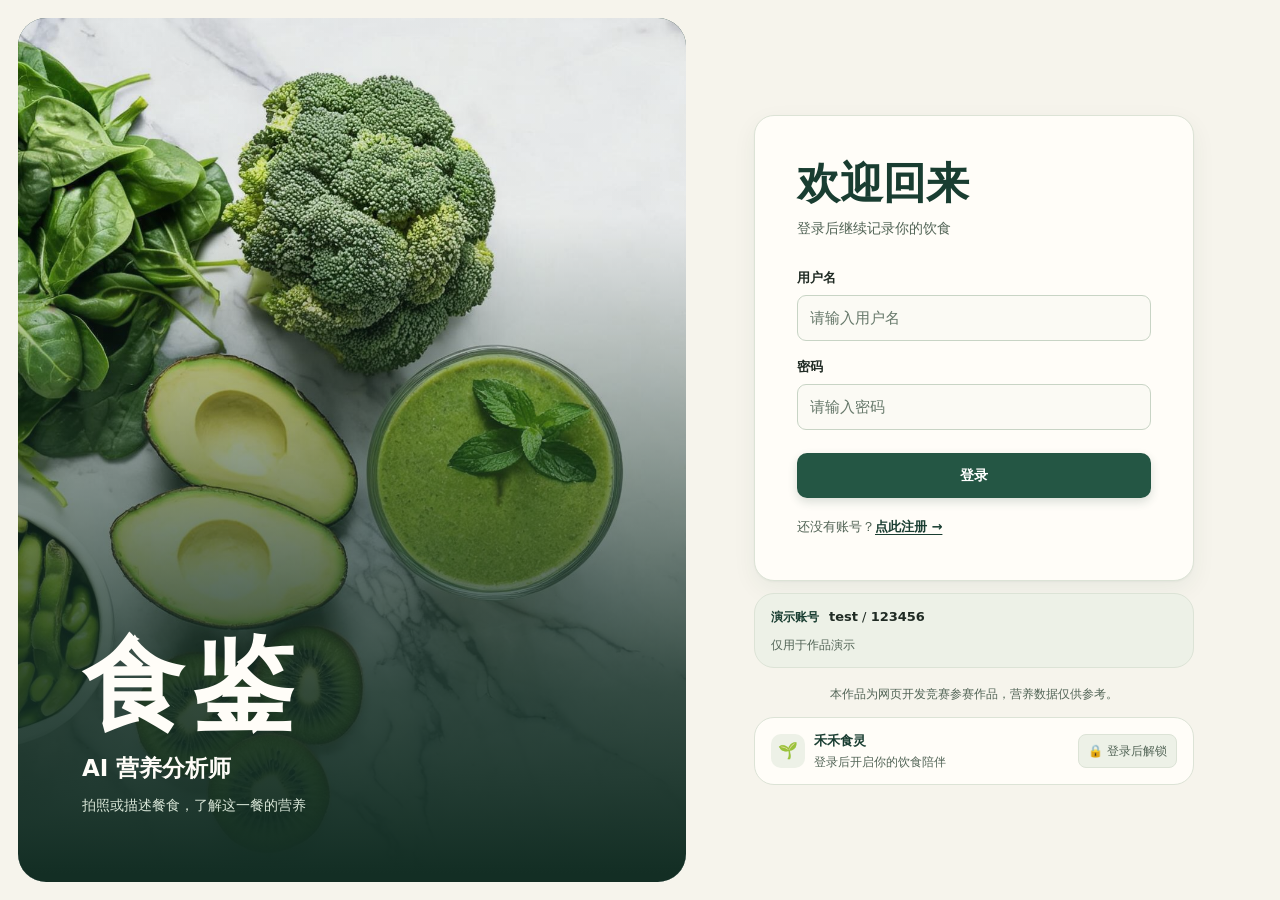
<file: index.html>
<!DOCTYPE html>
<html lang="zh-CN">
<head>
  <meta charset="UTF-8">
  <meta name="viewport" content="width=device-width, initial-scale=1.0">
  <title>登录 · 食鉴 AI 营养分析师</title>
  <meta name="description" content="登录食鉴，开始你的 AI 健康饮食之旅">
  <link rel="icon" href="data:image/svg+xml,<svg xmlns='http://www.w3.org/2000/svg' viewBox='0 0 100 100'><text y='.9em' font-size='90'>🥗</text></svg>">
  <link rel="stylesheet" href="css/style.css">
</head>
<body class="login-body">

  <div class="login-wrap">
    <aside class="login-brand">
      <img src="image/green-food_1.jpg" alt="" class="login-bg" fetchpriority="high">
      <div class="login-brand-inner">
        <div class="brand-head">
          <h2>食鉴</h2>
        </div>
        <p class="brand-sub">AI 营养分析师</p>
        <p class="brand-tag">拍照或描述餐食，了解这一餐的营养</p>
      </div>
    </aside>

    <!-- 登录表单 -->
    <main class="login-panel">
      <div class="login-card">
        <h1>欢迎回来</h1>
        <p class="login-sub">登录后继续记录你的饮食</p>

        <form id="auth-form" novalidate>
          <label class="field">
            <span>用户名</span>
            <input type="text" id="username" maxlength="20" autocomplete="username" placeholder="请输入用户名">
          </label>
          <label class="field">
            <span>密码</span>
            <input type="password" id="password" maxlength="30" autocomplete="current-password" placeholder="请输入密码">
          </label>

          <p class="form-error" id="form-error" role="alert" hidden></p>

          <button type="submit" class="btn btn-primary btn-block" id="submit-btn">登录</button>
        </form>

        <p class="login-switch">还没有账号？<a href="register.html">点此注册 →</a></p>
      </div>

      <!-- 演示账号提示（独立于登录卡，明确标注仅用于作品演示） -->
      <div class="demo-box">
        <span class="demo-tag">演示账号</span>
        <p class="demo-line"><b>test</b> / <b>123456</b></p>
        <p class="demo-note">仅用于作品演示</p>
      </div>
      <p class="login-footer">本作品为网页开发竞赛参赛作品，营养数据仅供参考。</p>
    </main>
  </div>

  <script src="js/auth.js"></script>
  <script src="js/login.js"></script>
  <script src="js/global-ui.js"></script>
</body>
</html>
</file>
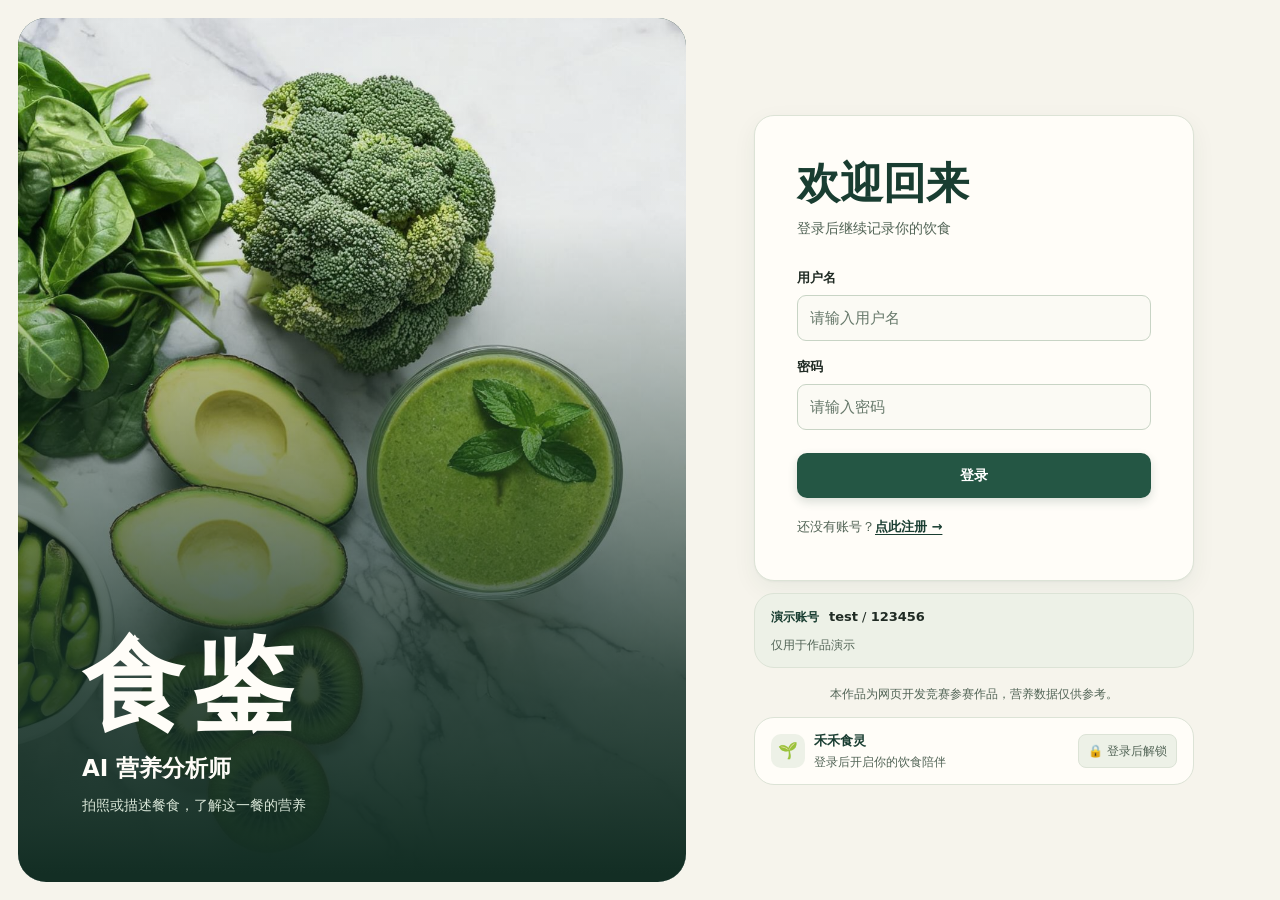
<file: chat.html>
<!DOCTYPE html>
<html lang="zh-CN">
<head>
  <meta charset="UTF-8">
  <meta name="viewport" content="width=device-width, initial-scale=1.0">
  <title>营养师对话 · 食鉴 AI 营养分析师</title>
  <meta name="description" content="AI 营养师记得你今天的摄入情况，一对一给出贴心的饮食建议。">
  <link rel="icon" href="data:image/svg+xml,<svg xmlns='http://www.w3.org/2000/svg' viewBox='0 0 100 100'><text y='.9em' font-size='90'>🥗</text></svg>">
  <link rel="stylesheet" href="css/style.css">
  <link rel="stylesheet" href="css/scroll.css">
</head>
<body>

  <!-- ============ 顶部导航 ============ -->
  <header class="navbar">
    <div class="container nav-inner">
      <a class="logo" href="home.html">
        <span class="logo-icon">🥗</span>
        <span class="logo-text">食鉴 <em>AI 营养分析师</em></span>
      </a>
      <nav class="nav-links" aria-label="主导航">
        <a href="home.html">首页</a>
        <a href="nutrition.html">AI 营养师</a>
        <a href="chat.html" aria-current="page">营养师对话</a>
        <a href="tracker.html">今日摄入</a>
        <a href="exercise.html">运动中心</a>
        <a href="faq.html">个人中心</a>
      </nav>
      <div class="nav-user" id="nav-user"></div>
    </div>
  </header>

  <!-- ============ 独立吸附滚动容器 ============ -->
  <main class="page-scroll" id="pageScroll">

    <!-- 区块1：标题 Banner -->
    <section class="snap-block" data-block-name="对话页首页">
      <div class="chat-banner">
        <img class="banner-deco" src="image/veggies.jpg" alt="" decoding="async">
        <h1>营养师对话</h1>
        <p>结合今天的摄入记录，聊聊热量预算和下一餐怎么吃。</p>
      </div>
    </section>

    <!-- 区块2：聊天消息区 -->
    <section class="snap-block" data-block-name="聊天消息">
      <div class="container">
        <div class="chat-window">
          <div class="chat-messages" id="chat-messages" role="log" aria-label="聊天记录">
            <div class="msg msg-ai">你好，我是你的 AI 营养师。想聊聊今天吃了什么，还是一起安排下一餐？</div>
          </div>
          <div class="chat-input-row">
            <input type="text" id="chat-input" aria-label="向营养师提问" placeholder="输入你的问题…" maxlength="300">
            <button class="btn btn-primary" id="chat-send">发送</button>
          </div>
        </div>
      </div>
    </section>

    <!-- 区块3：快捷话术 -->
    <section class="snap-block chat-suggestions" data-block-name="快捷提问">
      <div class="container">
        <h2 class="section-title">快捷提问</h2>
        <div class="quick-grid">
          <button class="chat-quick" data-q="今天还剩多少热量预算？"><img class="mini-thumb" src="image/hero-salad.jpg" alt="" loading="lazy" decoding="async">今天还剩多少热量预算？</button>
          <button class="chat-quick" data-q="晚上健身前吃什么？"><img class="mini-thumb" src="image/chicken-meal.jpg" alt="" loading="lazy" decoding="async">晚上健身前吃什么？</button>
          <button class="chat-quick" data-q="我这样吃营养均衡吗？"><img class="mini-thumb" src="image/veggies.jpg" alt="" loading="lazy" decoding="async">我这样吃营养均衡吗？</button>
          <button class="chat-quick" data-q="推荐一个 300 kcal 以内的晚餐"><img class="mini-thumb" src="image/dumplings.jpg" alt="" loading="lazy" decoding="async">推荐一个 300 kcal 以内的晚餐</button>
        </div>

        <footer class="footer">
          <div class="container">
            <p><strong>🥗 食鉴 · AI 营养分析师</strong> — AI 健康与生活服务主题参赛作品</p>
            <p class="disclaimer">⚠️ 免责声明：AI 建议仅供参考，不构成医学诊断或治疗建议。</p>
          </div>
        </footer>
      </div>
    </section>
  </main>

  <!-- 右侧圆点指示器 -->
  <nav class="dots" id="dots" aria-label="页面区块导航"></nav>

  <script src="js/ai-api.js"></script>
  <script src="js/auth.js"></script>
  <script>
    Auth.requireLogin();
    Auth.mountNavUser(document.getElementById("nav-user"));
  </script>
  <script src="js/chat.js"></script>
  <script src="js/scroll-ui.js"></script>
  <script src="js/global-ui.js"></script>
</body>
</html>
</file>
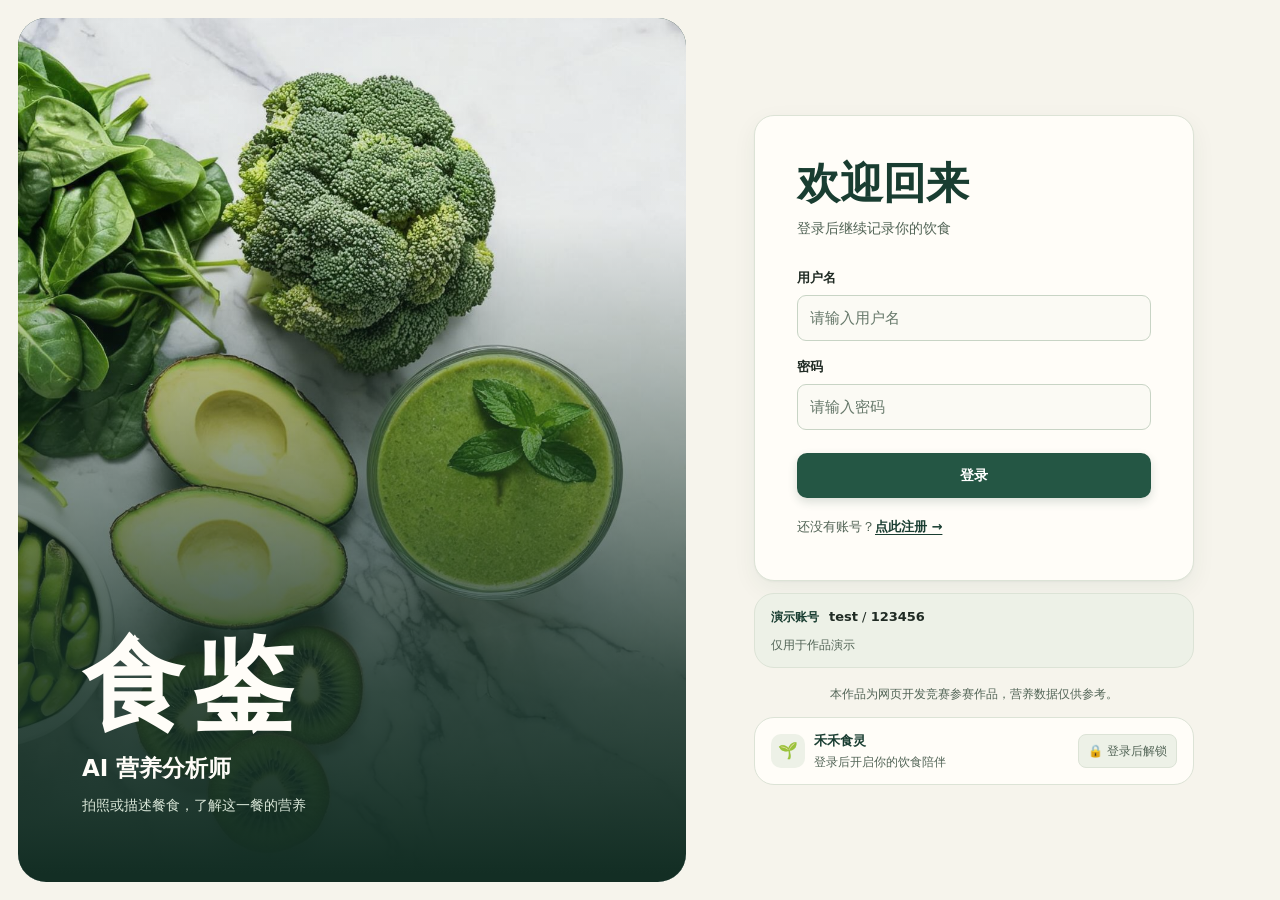
<file: exercise.html>
<!DOCTYPE html>
<html lang="zh-CN">
<head>
  <meta charset="UTF-8">
  <meta name="viewport" content="width=device-width, initial-scale=1.0">
  <title>运动中心 · 食鉴 AI 营养分析师</title>
  <meta name="description" content="记录日常活动，热量自动同步到今日营养概览">
  <link rel="icon" href="data:image/svg+xml,<svg xmlns='http://www.w3.org/2000/svg' viewBox='0 0 100 100'><text y='.9em' font-size='90'>🥗</text></svg>">
  <link rel="stylesheet" href="css/exercise-utilities.css">
  <link rel="stylesheet" href="css/style.css">
  <link rel="stylesheet" href="css/scroll.css">
  <style>
    .exercise-page { --ex-inset: #edf0e5; }
    .ex-shell { width: 100%; max-width: 1200px; margin-inline: auto; padding-inline: clamp(16px, 3vw, 34px); }
    .ex-section { padding-top: clamp(24px, 4vw, 48px); }
    .ex-section:last-child { padding-bottom: 16px; }
    .ex-hero {
      position: relative;
      isolation: isolate;
      display: grid;
      grid-template-columns: minmax(0, 1fr) minmax(200px, 32%);
      align-items: center;
      gap: clamp(18px, 5vw, 64px);
      padding: clamp(24px, 4vw, 48px);
      overflow: hidden;
      border-radius: 24px;
      background: #193d31;
      color: #fffdf8;
    }
    .ex-hero-image {
      position: absolute;
      z-index: -1;
      inset: 0 0 0 auto;
      width: 50%;
      height: 100%;
      object-fit: cover;
      opacity: .22;
      mask-image: linear-gradient(to right, transparent, #000 45%);
    }
    .ex-hero h1 { margin: 0 0 10px; font: 700 clamp(32px, 5vw, 54px)/1.15 var(--display-font); }
    .ex-hero-copy p { margin-bottom: 22px; color: #e4ebdf; }
    .ex-hero #add-btn { background: #ead8ba; color: #193d31; }
    .ex-hero #add-btn:hover { background: #f4e6ce; }
    .ex-hero-stat {
      padding: 18px 20px;
      border: 1px solid #e4ebdf55;
      border-radius: 18px;
      background: #193d3199;
    }
    .ex-hero-stat > p:first-child { font-size: 13px; color: #e4ebdf; }
    .ex-hero-stat .ex-hero-number { font-size: clamp(32px, 5vw, 48px); font-weight: 700; line-height: 1.1; font-variant-numeric: tabular-nums; margin-block: 6px; }
    .ex-hero-number small { font-size: 14px; font-weight: 500; color: #e4ebdf; }
    .ex-hero-note { font-size: 13px; color: #e4ebdf; }

    .ex-overview { display: grid; grid-template-columns: repeat(4, minmax(0, 1fr)); gap: 16px; }
    .ex-overview .ov-card {
      padding: clamp(14px, 2vw, 24px);
      justify-content: flex-start;
      border: 1px solid #e2e6db;
      border-radius: 20px;
      background: #fffdf8;
      box-shadow: none;
    }
    .ex-overview .ov-num { color: #193d31; font-variant-numeric: tabular-nums; line-height: 1.2; }
    .ex-overview .ov-bar { height: 7px; background: #e2e6db; }
    .ex-overview #ov-weekfill { background: #245644 !important; }
    .ex-subheading { margin-top: clamp(30px, 5vw, 54px); }
    .ex-panel { background: #fffdf8; border: 1px solid #e2e6db; border-radius: 22px; padding: clamp(15px, 3vw, 28px); }
    .ex-empty { padding: clamp(30px, 5vw, 52px) 16px; text-align: center; background: #fffdf8; border: 1px dashed #bdcbbd; border-radius: 20px; }
    .ex-empty p { color: #526456; }
    .ex-empty-icon { margin-bottom: 10px; font-size: 32px; line-height: 1.2; }

    .lift { transition: transform .2s ease, box-shadow .2s ease, border-color .2s ease; }
    .lift:hover { transform: translateY(-2px); box-shadow: 0 8px 24px #193d3116; }
    .exercise-recommendation, #rec-list [data-del] { border: 1px solid #e2e6db; background: #fffdf8; box-shadow: none; }
    .exercise-recommendation { font: inherit; text-align: left; }
    .exercise-recommendation:hover, #rec-list [data-del]:hover { border-color: #9bb09f; }
    .exercise-recommendation-icon {
      display: grid; place-items: center; flex: 0 0 clamp(58px, 10vw, 96px);
      background: var(--ex-inset); font-size: 1.8rem;
    }
    .exercise-recommendation .text-gray-400, .exercise-recommendation .text-gray-500,
    #rec-list .text-gray-400, #week-summary { color: #526456; }
    .exercise-recommendation .text-gray-800, #rec-list .text-gray-800 { color: #202b24; }
    .ex-effort { background: var(--ex-inset); color: #245644; }
    .ex-effort-moderate { background: #f1e9da; color: #79572f; }

    .qtab {
      padding: 8px 14px; border-radius: 999px; font-size: 14px; font-weight: 600;
      border: 1px solid #d8e0d4; background: #fffdf8; color: #526456; cursor: pointer;
      transition: background .2s, border-color .2s, color .2s; font-family: inherit;
    }
    .qtab.active { background: #245644; border-color: #245644; color: #fffdf8; }
    .qtab:not(.active):hover { border-color: #245644; color: #245644; }

    .qtag {
      padding: 9px 12px; border-radius: 10px; font-size: 14px; cursor: pointer; text-align: left;
      background: var(--ex-inset); color: #245644; border: 1px solid transparent;
      transition: background .2s, border-color .2s; font-family: inherit;
    }
    .qtag:hover { background: #e4eadc; border-color: #9bb09f; }

    #week-chart text { fill: #526456; }
    #week-chart text[font-weight="700"], #week-chart text[font-weight="600"] { fill: #245644; }
    #week-chart polyline, #week-chart circle { stroke: #245644; }
    #week-chart stop { stop-color: #728e72; }

    #ex-modal { background: #192e26aa; }
    #ex-modal .ex-dialog { background: #fffdf8; border-radius: 22px; }
    .ex-dialog h3 { color: #193d31; font-family: var(--display-font); }
    .ex-dialog label > span, .ex-dialog .ex-estimate { color: #526456; }
    .ex-dialog input, .ex-dialog select { background: #fffdf8; border-color: #d1dacd; }
    .ex-dialog input:focus, .ex-dialog select:focus { border-color: #245644; }
    .ex-dialog #ex-kcal { color: #245644; }
    .ex-dialog #ex-save { background: #245644; }
    .ex-dialog #ex-cancel { border-color: #d1dacd; color: #526456; }

    .toast {
      position: fixed; left: 50%; bottom: 36px; transform: translateX(-50%) translateY(20px);
      width: max-content; max-width: calc(100% - 32px); background: #193d31; color: #fffdf8; font-size: 14px; padding: 11px 22px;
      border-radius: 999px; opacity: 0; pointer-events: none;
      transition: opacity .3s, transform .3s; z-index: 60; box-shadow: 0 8px 24px rgba(0,0,0,.18);
    }
    .toast.show { opacity: 1; transform: translateX(-50%) translateY(0); }

    @media (max-width: 860px) {
      .ex-overview { grid-template-columns: repeat(2, minmax(0, 1fr)); }
    }
    @media (max-width: 620px) {
      .ex-hero { grid-template-columns: minmax(0, 1fr); }
      .ex-hero-image { width: 66%; }
      .ex-overview { gap: 10px; }
      .ex-overview .ov-num { font-size: 26px; }
    }
    @media (prefers-reduced-motion: reduce) {
      .lift, .qtab, .qtag, .toast { transition: none; }
      .lift:hover { transform: none; }
    }
  </style>
</head>
<body class="exercise-page">

  <!-- ============ 顶部导航（固定） ============ -->
  <header class="navbar">
    <div class="container nav-inner">
      <a class="logo" href="home.html">
        <span class="logo-icon">🥗</span>
        <span class="logo-text">食鉴 <em>AI 营养分析师</em></span>
      </a>
      <nav class="nav-links" aria-label="主导航">
        <a href="home.html">首页</a>
        <a href="nutrition.html">AI 营养师</a>
        <a href="chat.html">营养师对话</a>
        <a href="tracker.html">今日摄入</a>
        <a href="exercise.html" aria-current="page">运动中心</a>
        <a href="faq.html">个人中心</a>
      </nav>
      <div class="nav-user" id="nav-user"></div>
    </div>
  </header>

  <!-- ============ 独立吸附滚动容器 ============ -->
  <main class="page-scroll" id="pageScroll">

    <!-- 区块1：头部 Banner + 添加运动记录按钮 -->
    <section class="snap-block ex-section" data-block-name="运动中心首页">
      <div class="ex-shell">
        <div class="ex-hero">
          <img class="ex-hero-image" src="image/kiwi-bg.jpg" alt="" decoding="async">
          <div class="ex-hero-copy">
            <h1>运动中心</h1>
            <p>记录日常活动，热量自动同步到今日营养概览</p>
            <button id="add-btn" class="btn btn-primary">＋ 添加一条运动记录</button>
          </div>
          <div class="ex-hero-stat">
            <p>今日运动消耗</p>
            <p class="ex-hero-number"><span id="bn-burn">0</span><small> kcal</small></p>
            <p class="ex-hero-note">≈ 一份番茄炒蛋盖饭的一半，很棒 ✨</p>
          </div>
        </div>
      </div>
    </section>

    <!-- 区块2：今日运动概览卡片 -->
    <section class="snap-block ex-section" data-block-name="运动概览">
      <div class="ex-shell">
        <div class="ex-overview">
          <div class="ov-card">
            <p class="ov-title">🏃 今日运动时长</p>
            <p class="ov-num"><span id="ov-min">0</span><small> 分钟</small></p>
            <p class="ov-sync">相当于一节体育课的时间</p>
          </div>
          <div class="ov-card">
            <p class="ov-title">🔥 运动消耗</p>
            <p class="ov-num"><span id="ov-burn">0</span><small> kcal</small></p>
            <p class="ov-sync">已同步到今日热量额度</p>
          </div>
          <div class="ov-card">
            <p class="ov-title">📊 今日活动次数</p>
            <p class="ov-num"><span id="ov-count">0</span><small> 次</small></p>
            <p class="ov-sync">碎片时间动一动也很有效</p>
          </div>
          <div class="ov-card">
            <p class="ov-title">✅ 本周目标完成进度</p>
            <p class="ov-num"><span id="ov-weekpct">0</span><small> %</small></p>
            <div class="ov-bar"><i id="ov-weekfill"></i></div>
            <p class="ov-sync" id="ov-weeknote">本周目标：舒展 5 天</p>
          </div>
        </div>
      </div>
    </section>

    <!-- 区块3：今日运动记录 + 轻运动推荐 -->
    <section class="snap-block ex-section" data-block-name="运动记录与推荐">
      <div class="ex-shell">
        <h2 class="section-title">📝 今日运动记录</h2>
        <p class="section-desc">横向滑动查看，点击卡片可以删除这一条。</p>

        <!-- 有记录 -->
        <div id="rec-list" class="hscroll"></div>

        <!-- 无记录占位 -->
        <div id="rec-empty" hidden class="ex-empty">
          <div class="ex-empty-icon" aria-hidden="true">🚶‍♀️🌿</div>
          <p>还没有运动记录，饭后散散步也是很棒的活动。</p>
          <p>从下面的「快速选择运动」里点一个试试～</p>
        </div>

        <h2 class="section-title ex-subheading">💡 适配你今日饮食的轻运动推荐</h2>
        <p class="section-desc">点击卡片即可按预估时长快速记录。</p>

        <div class="grid grid-cols-1 md:grid-cols-2 gap-5">
          <button type="button" class="bg-white rounded-2xl shadow-sm overflow-hidden flex lift cursor-pointer exercise-recommendation" data-add="饭后散步" data-icon="🚶" data-min="20" data-rate="3.3">
            <span class="exercise-recommendation-icon" aria-hidden="true">🚶</span>
            <span class="p-5 flex-1">
              <span class="flex items-center gap-2 mb-1.5">
                <strong class="text-[16px] text-gray-800">饭后散步</strong>
                <span class="ex-effort text-[11px] font-semibold px-2 py-0.5 rounded-full">低</span>
              </span>
              <span class="block text-[13px] text-gray-500 mb-2">预估时长 20-30 分钟 · 约 70-100 kcal</span>
              <span class="block text-[13px] text-gray-400">帮餐后血糖更平稳，小区里走两圈就好。</span>
            </span>
          </button>

          <button type="button" class="bg-white rounded-2xl shadow-sm overflow-hidden flex lift cursor-pointer exercise-recommendation" data-add="居家拉伸" data-icon="🧘" data-min="15" data-rate="2.6">
            <span class="exercise-recommendation-icon" aria-hidden="true">🧘</span>
            <span class="p-5 flex-1">
              <span class="flex items-center gap-2 mb-1.5">
                <strong class="text-[16px] text-gray-800">居家拉伸</strong>
                <span class="ex-effort text-[11px] font-semibold px-2 py-0.5 rounded-full">低</span>
              </span>
              <span class="block text-[13px] text-gray-500 mb-2">预估时长 10-15 分钟 · 约 30-40 kcal</span>
              <span class="block text-[13px] text-gray-400">肩颈腰背都松一松，久坐学习后来一组。</span>
            </span>
          </button>

          <button type="button" class="bg-white rounded-2xl shadow-sm overflow-hidden flex lift cursor-pointer exercise-recommendation" data-add="瑜伽" data-icon="🕉️" data-min="30" data-rate="2.7">
            <span class="exercise-recommendation-icon" aria-hidden="true">🕉️</span>
            <span class="p-5 flex-1">
              <span class="flex items-center gap-2 mb-1.5">
                <strong class="text-[16px] text-gray-800">瑜伽</strong>
                <span class="ex-effort ex-effort-moderate text-[11px] font-semibold px-2 py-0.5 rounded-full">中等</span>
              </span>
              <span class="block text-[13px] text-gray-500 mb-2">预估时长 20-30 分钟 · 约 55-80 kcal</span>
              <span class="block text-[13px] text-gray-400">慢慢呼吸慢慢做，睡前来一组更放松。</span>
            </span>
          </button>

          <button type="button" class="bg-white rounded-2xl shadow-sm overflow-hidden flex lift cursor-pointer exercise-recommendation" data-add="慢骑" data-icon="🚲" data-min="40" data-rate="4">
            <span class="exercise-recommendation-icon" aria-hidden="true">🚲</span>
            <span class="p-5 flex-1">
              <span class="flex items-center gap-2 mb-1.5">
                <strong class="text-[16px] text-gray-800">慢骑</strong>
                <span class="ex-effort ex-effort-moderate text-[11px] font-semibold px-2 py-0.5 rounded-full">中等</span>
              </span>
              <span class="block text-[13px] text-gray-500 mb-2">预估时长 30-40 分钟 · 约 120-160 kcal</span>
              <span class="block text-[13px] text-gray-400">河边绿道骑一圈，轻松又有活力。</span>
            </span>
          </button>
        </div>
      </div>
    </section>

    <!-- 区块4：快捷运动分类 + 本周运动折线图 -->
    <section class="snap-block ex-section" data-block-name="快捷分类与周报">
      <div class="ex-shell">
        <h2 class="section-title">快速选择运动</h2>
        <p class="section-desc">选个分类，点一下就记好了，热量自动帮你算。</p>

        <div class="ex-panel">
          <div class="flex flex-wrap gap-3 mb-5" id="qtabs"></div>
          <div class="flex flex-wrap gap-3" id="qtags"></div>
        </div>

        <h2 class="section-title ex-subheading">📈 本周运动统计</h2>
        <p class="section-desc">周一到周日，每天的运动消耗都在这里。</p>

        <div class="ex-panel relative overflow-hidden">
          <svg id="week-chart" viewBox="0 0 720 250" class="w-full relative z-10" role="img" aria-label="本周每日运动消耗折线图"></svg>
          <p class="text-center text-[14px] text-gray-500 mt-4 relative z-10" id="week-summary"></p>
        </div>

        <footer class="footer">
          <div class="container">
            <p><strong>🥗 食鉴 · AI 营养分析师</strong> — AI 健康与生活服务主题参赛作品</p>
            <p class="disclaimer">⚠️ 免责声明：运动消耗均为估算，仅供参考，不构成医学建议。</p>
          </div>
        </footer>
      </div>
    </section>
  </main>

  <!-- 右侧圆点指示器 -->
  <nav class="dots" id="dots" aria-label="页面区块导航"></nav>

  <!-- ============ 添加运动记录弹窗 ============ -->
  <div id="ex-modal" hidden class="fixed inset-0 z-50 bg-black/30 flex items-center justify-center p-4">
    <div class="ex-dialog shadow-xl w-full max-w-[380px] p-7">
      <h3 class="text-[18px] font-bold text-gray-800 mb-4">＋ 添加一条运动记录</h3>
      <label class="block mb-4">
        <span class="block text-[13px] text-gray-500 mb-1.5 font-semibold">运动项目</span>
        <select id="ex-select" class="w-full px-3 py-2.5 border-[1.5px] border-gray-200 rounded-[10px] text-[14px] outline-none focus:border-[#10b981] bg-white"></select>
      </label>
      <label class="block mb-4">
        <span class="block text-[13px] text-gray-500 mb-1.5 font-semibold">时长（分钟）</span>
        <input type="number" id="ex-min" min="1" max="600" value="30"
               class="w-full px-3 py-2.5 border-[1.5px] border-gray-200 rounded-[10px] text-[14px] outline-none focus:border-[#10b981]">
      </label>
      <p class="ex-estimate text-[13px] mb-5">预计消耗：<b id="ex-kcal">0</b> kcal</p>
      <div class="flex gap-3">
        <button id="ex-cancel" class="flex-1 py-2.5 rounded-xl border-[1.5px] border-gray-200 text-gray-500 text-[14px] font-semibold hover:border-gray-300 transition">取消</button>
        <button id="ex-save" class="flex-1 py-2.5 rounded-xl text-white text-[14px] font-semibold transition">记下来</button>
      </div>
    </div>
  </div>

  <div class="toast" id="toast"></div>

  <script src="js/auth.js"></script>
  <script>
    Auth.mountNavUser(document.getElementById("nav-user"));
  </script>
  <script src="js/exercise.js"></script>
  <script src="js/scroll-ui.js"></script>
  <script src="js/global-ui.js"></script>
</body>
</html>
</file>
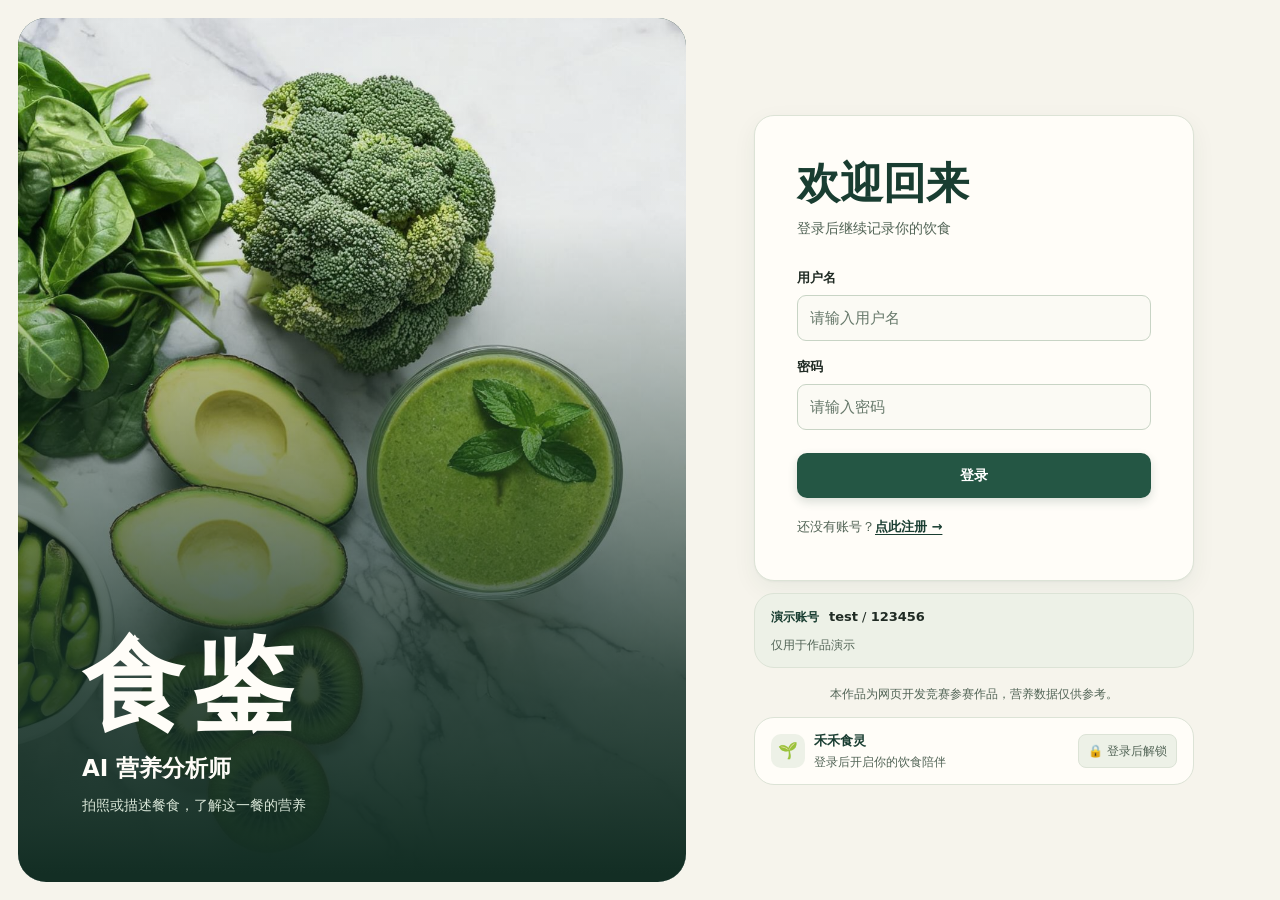
<file: faq.html>
<!DOCTYPE html>
<html lang="zh-CN">
<head>
  <meta charset="UTF-8">
  <meta name="viewport" content="width=device-width, initial-scale=1.0">
  <title>个人中心 · 食鉴 AI 营养分析师</title>
  <meta name="description" content="查看今日饮食，管理食鉴资料、热量目标和密码。">
  <link rel="icon" href="data:image/svg+xml,<svg xmlns='http://www.w3.org/2000/svg' viewBox='0 0 100 100'><text y='.9em' font-size='90'>🥗</text></svg>">
  <link rel="stylesheet" href="css/style.css">
  <link rel="stylesheet" href="css/scroll.css">
  <style>
    .profile-page { padding-bottom: 36px; }
    .profile-section { padding-top: clamp(18px, 3vw, 32px); }
    .profile-hero {
      position: relative;
      isolation: isolate;
      display: grid;
      grid-template-columns: minmax(0, 1fr) minmax(0, 20rem);
      gap: clamp(20px, 4vw, 44px);
      align-items: center;
      min-height: 200px;
      padding: clamp(24px, 5vw, 56px);
      overflow: hidden;
      border-radius: 24px;
      color: var(--card);
      background: var(--green-700);
    }
    .profile-hero img {
      position: absolute;
      z-index: -2;
      inset: 0 0 0 auto;
      width: 70%;
      height: 100%;
      object-fit: cover;
      object-position: center 58%;
    }
    .profile-hero::before {
      content: "";
      position: absolute;
      z-index: -1;
      inset: 0;
      background: linear-gradient(90deg, var(--green-700) 30%, rgba(25, 61, 49, .92) 60%, rgba(25, 61, 49, .65));
    }
    .profile-hero h1 { font: 700 clamp(34px, 5vw, 54px)/1.15 var(--display-font); }
    .profile-account {
      display: grid;
      grid-template-columns: auto minmax(0, 1fr);
      gap: 14px;
      align-items: center;
      padding: 15px;
      border: 1px solid rgba(255, 253, 248, .25);
      border-radius: 16px;
      background: rgba(25, 61, 49, .8);
    }
    .profile-avatar {
      display: grid;
      place-items: center;
      width: 52px;
      height: 52px;
      border-radius: 14px;
      background: var(--green-50);
      color: var(--green-700);
      font: 700 24px/1 var(--display-font);
    }
    .profile-account strong { display: block; font-size: 20px; overflow-wrap: anywhere; }
    .profile-account p { color: #e0ebda; font-size: 13px; overflow-wrap: anywhere; }
    .profile-grid {
      display: grid;
      grid-template-columns: minmax(0, 1.14fr) minmax(0, .86fr);
      gap: 18px;
    }
    .profile-card {
      min-width: 0;
      padding: clamp(20px, 3.6vw, 30px);
      border: 1px solid var(--line);
      border-radius: var(--radius);
      background: var(--card);
      box-shadow: var(--shadow);
    }
    .profile-card h2 { margin: 0 0 14px; color: var(--green-700); font: 700 24px/1.25 var(--display-font); }
    .profile-form label { display: block; margin-bottom: 7px; font-size: 14px; font-weight: 600; }
    .profile-fields { display: grid; gap: 14px; margin-bottom: 16px; }
    .profile-fields :is(input, select) {
      width: 100%;
      min-height: 44px;
      padding: 8px 12px;
      border: 1px solid #bac8b7;
      border-radius: 10px;
      background: #fff;
      color: var(--ink);
      font: inherit;
      font-size: 16px;
    }
    .profile-form-row { display: flex; flex-wrap: wrap; gap: 10px; }
    .profile-goal-input {
      display: flex;
      align-items: center;
      flex: 1 1 140px;
      gap: 8px;
      padding: 0 12px;
      border: 1px solid #bac8b7;
      border-radius: 10px;
      background: #fff;
      color: var(--ink-2);
      font-size: 14px;
    }
    .profile-goal-input:focus-within { box-shadow: 0 0 0 2px var(--green-700); }
    .profile-goal-input input {
      width: 100%;
      min-width: 0;
      min-height: 42px;
      background: transparent;
      border: 0;
      outline: none;
      color: var(--ink);
      font: inherit;
      font-size: 16px;
      font-variant-numeric: tabular-nums;
    }
    .profile-hint { margin-top: 9px; color: var(--ink-2); font-size: 13px; }
    .profile-status { min-height: 1.7em; margin-top: 6px; font-size: 13px; }
    .profile-status[data-kind="success"] { color: var(--green-600); }
    .profile-status[data-kind="error"] { color: var(--red); }
    .profile-stats { display: grid; grid-template-columns: repeat(3, minmax(0, 1fr)); gap: 8px; }
    .profile-stat {
      min-width: 0;
      padding: clamp(8px, 1.2vw, 14px);
      border-radius: 12px;
      background: var(--green-50);
    }
    .profile-stat dt { color: var(--ink-2); font-size: 13px; }
    .profile-stat dd { margin-top: 3px; overflow-wrap: anywhere; }
    .profile-stat strong {
      color: var(--green-700);
      font-size: clamp(17px, 3.2vw, 25px);
      line-height: 1.2;
      font-variant-numeric: tabular-nums;
    }
    .profile-stat small { display: block; color: var(--ink-2); font-size: 12px; }
    .profile-links { display: grid; gap: 8px; list-style: none; }
    .profile-links a {
      display: flex;
      align-items: center;
      justify-content: space-between;
      gap: 12px;
      padding: 10px 12px;
      border-radius: 10px;
      background: var(--green-50);
      color: var(--green-700);
      font-size: 14px;
      font-weight: 600;
      text-decoration: none;
    }
    .profile-links a:hover { text-decoration: underline; text-underline-offset: 3px; }
    @media (max-width: 680px) {
      .profile-hero, .profile-grid { grid-template-columns: minmax(0, 1fr); }
      .profile-hero img { width: 100%; }
      .profile-hero::before { background: rgba(25, 61, 49, .82); }
    }
  </style>
</head>
<body>

  <!-- ============ 顶部导航（固定） ============ -->
  <header class="navbar">
    <div class="container nav-inner">
      <a class="logo" href="home.html">
        <span class="logo-icon">🥗</span>
        <span class="logo-text">食鉴 <em>AI 营养分析师</em></span>
      </a>
      <nav class="nav-links" aria-label="主导航">
        <a href="home.html">首页</a>
        <a href="nutrition.html">AI 营养师</a>
        <a href="chat.html">营养师对话</a>
        <a href="tracker.html">今日摄入</a>
        <a href="exercise.html">运动中心</a>
        <a href="faq.html" aria-current="page">个人中心</a>
      </nav>
      <div class="nav-user" id="nav-user"></div>
    </div>
  </header>

  <main class="page-scroll profile-page" id="pageScroll">
    <section class="snap-block profile-section" data-block-name="账号信息" aria-labelledby="profile-heading">
      <div class="container">
        <div class="profile-hero">
          <img src="image/veggies.jpg" alt="" decoding="async">
          <h1 id="profile-heading">个人中心</h1>
          <div class="profile-account">
            <span class="profile-avatar" id="profile-avatar" aria-hidden="true">食</span>
            <div>
              <strong id="profile-username">加载中…</strong>
              <p>用户名 <span id="profile-account-id">—</span></p>
            </div>
          </div>
        </div>
      </div>
    </section>

    <section class="snap-block profile-section" data-block-name="今日概览" aria-label="今日概览与热量目标">
      <div class="container">
        <div class="profile-grid">
          <section class="profile-card" aria-labelledby="profile-intake-heading">
            <h2 id="profile-intake-heading">今日概览</h2>
            <dl class="profile-stats">
              <div class="profile-stat">
                <dt>已摄入</dt>
                <dd><strong id="profile-intake-kcal">—</strong><small>千卡</small></dd>
              </div>
              <div class="profile-stat">
                <dt>剩余热量</dt>
                <dd><strong id="profile-remaining-kcal">—</strong><small>千卡</small></dd>
              </div>
              <div class="profile-stat">
                <dt>饮食记录</dt>
                <dd><strong id="profile-meal-count">—</strong><small>条</small></dd>
              </div>
            </dl>
            <p class="profile-status" id="profile-intake-status" role="status"></p>
            <ul class="profile-links">
              <li><a href="tracker.html">查看今日摄入 <span aria-hidden="true">→</span></a></li>
              <li><a href="exercise.html">查看运动记录 <span aria-hidden="true">→</span></a></li>
            </ul>
          </section>

          <section class="profile-card" aria-labelledby="profile-goal-heading">
            <h2 id="profile-goal-heading">热量目标</h2>
            <form class="profile-form" id="profile-goal-form">
              <label for="profile-goal">每日目标（千卡）</label>
              <div class="profile-form-row">
                <div class="profile-goal-input">
                  <input id="profile-goal" type="number" inputmode="numeric" min="800" max="6000" step="1"
                    aria-describedby="profile-goal-hint" required disabled>
                  <span aria-hidden="true">kcal</span>
                </div>
                <button class="btn btn-primary" type="submit" disabled>保存目标</button>
              </div>
              <p class="profile-hint" id="profile-goal-hint">可设为 800–6000 千卡，保存后同步到首页和今日摄入。</p>
              <p class="profile-status" id="profile-status" role="status"></p>
            </form>
          </section>
        </div>
      </div>
    </section>

    <section class="snap-block profile-section" data-block-name="资料与安全" aria-label="资料与安全">
      <div class="container">
        <div class="profile-grid">
          <section class="profile-card" aria-labelledby="profile-edit-heading">
            <h2 id="profile-edit-heading">个人资料</h2>
            <form class="profile-form" id="profile-edit-form">
              <div class="profile-fields">
                <div>
                  <label for="profile-display-name">昵称</label>
                  <input id="profile-display-name" type="text" maxlength="32" autocomplete="nickname"
                    placeholder="留空时显示用户名" disabled>
                </div>
                <div>
                  <label for="profile-avatar-choice">头像</label>
                  <select id="profile-avatar-choice" disabled>
                    <option value="initial" selected>昵称首字</option>
                    <option value="leaf">绿叶</option>
                    <option value="grain">麦穗</option>
                    <option value="berry">莓果</option>
                  </select>
                </div>
              </div>
              <button class="btn btn-primary" type="submit" disabled>保存资料</button>
              <p class="profile-status" id="profile-edit-status" role="status"></p>
            </form>
          </section>

          <section class="profile-card" aria-labelledby="profile-password-heading">
            <h2 id="profile-password-heading">修改密码</h2>
            <form class="profile-form" id="profile-password-form">
              <div class="profile-fields">
                <div>
                  <label for="profile-current-password">当前密码</label>
                  <input id="profile-current-password" type="password" autocomplete="current-password"
                    required disabled>
                </div>
                <div>
                  <label for="profile-new-password">新密码</label>
                  <input id="profile-new-password" type="password" autocomplete="new-password" minlength="6"
                    maxlength="30" aria-describedby="profile-password-hint" required disabled>
                  <p class="profile-hint" id="profile-password-hint">密码长度为 6–30 个字符。</p>
                </div>
                <div>
                  <label for="profile-confirm-password">确认新密码</label>
                  <input id="profile-confirm-password" type="password" autocomplete="new-password"
                    minlength="6" maxlength="30" required disabled>
                </div>
              </div>
              <button class="btn btn-primary" type="submit" disabled>保存密码</button>
              <p class="profile-status" id="profile-password-status" role="status"></p>
            </form>
          </section>
        </div>

        <footer class="footer">
          <p><strong>🥗 食鉴 · AI 营养分析师</strong></p>
        </footer>
      </div>
    </section>
  </main>

  <!-- 右侧圆点指示器 -->
  <nav class="dots" id="dots" aria-label="页面区块导航"></nav>

  <script src="js/auth.js"></script>
  <script src="js/profile.js"></script>
  <script src="js/scroll-ui.js"></script>
  <script src="js/global-ui.js"></script>
</body>
</html>
</file>
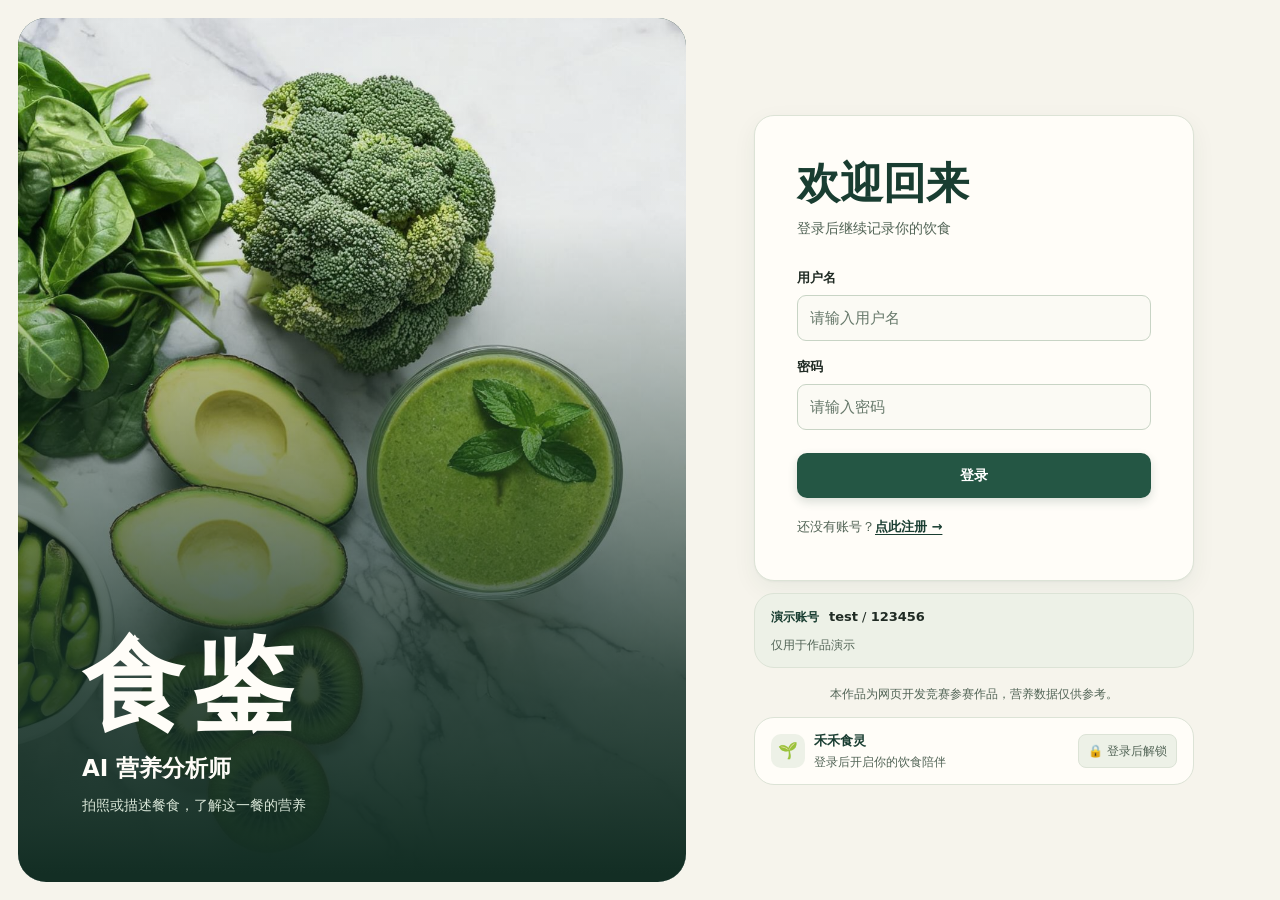
<file: home.html>
<!DOCTYPE html>
<html lang="zh-CN">
<head>
  <meta charset="UTF-8">
  <meta name="viewport" content="width=device-width, initial-scale=1.0">
  <title>主页 · 食鉴 AI 营养分析师</title>
  <link rel="icon" href="data:image/svg+xml,<svg xmlns='http://www.w3.org/2000/svg' viewBox='0 0 100 100'><text y='.9em' font-size='90'>🥗</text></svg>">
  <link rel="stylesheet" href="css/style.css">
  <link rel="stylesheet" href="css/scroll.css">
  <style>
    .home-shell {
      --home-border: #e4dece;
    }

    .home-shell .home-hero {
      display: grid;
      grid-template-columns: minmax(0, 1fr) minmax(0, 1.08fr);
      min-height: 350px;
      margin: 24px max(20px, calc((100% - 1120px) / 2)) 0;
      padding: 0;
      text-align: left;
      background: var(--green-700);
      color: #fbf8ef;
      box-shadow: 0 16px 32px rgba(28, 50, 39, .12);
    }
    .home-hero-copy {
      align-self: center;
      padding: clamp(30px, 5.1vw, 72px);
      padding-right: clamp(24px, 3vw, 40px);
    }
    .home-hero-copy::before {
      content: "";
      display: block;
      width: 38px;
      height: 2px;
      margin-bottom: 22px;
      background: #c5a172;
    }
    .home-hero h1 {
      margin: 0 0 14px;
      font: 700 clamp(30px, 3.5vw, 48px)/1.22 var(--display-font);
      overflow-wrap: anywhere;
      text-wrap: balance;
    }
    .home-hero .home-hero-sub { color: #e0e8dc; margin-bottom: 28px; line-height: 1.75; }
    .home-hero .btn-primary {
      background: #f8f0dc;
      color: var(--green-700);
      border-color: #f8f0dc;
      box-shadow: none;
    }
    .home-hero .btn-primary:hover { background: #fff9ea; color: var(--green-700); }
    .home-hero .btn-primary:focus-visible { outline-color: #f8f0dc; }
    .home-hero-media { position: relative; min-width: 0; }
    .home-hero-photo {
      position: absolute; inset: 0; display: block; width: 100%; height: 100%;
      object-fit: cover; object-position: 57% 50%;
    }

    .home-shell .home-section { padding: 30px 0 0; background: transparent; }
    .home-section > .container { max-width: 1160px; padding-inline: 20px; }
    .home-section .section-title {
      margin-bottom: 8px;
      color: var(--green-700);
      font: 700 clamp(24px, 3vw, 34px)/1.3 var(--display-font);
      text-align: left;
    }
    .home-section .section-desc { margin: 0 0 20px; text-align: left; }
    .home-overview-panel {
      padding: clamp(18px, 3vw, 34px);
      background: var(--card);
      border: 1px solid var(--home-border);
      border-radius: 24px;
    }
    .home-shell .home-overview {
      grid-template-columns: 1.65fr repeat(3, minmax(0, 1fr));
      max-width: none;
      gap: 10px;
    }
    .home-overview .ov-card {
      min-width: 0;
      min-height: 102px;
      padding: 16px 18px;
      background: #f4f1e8;
      border: 1px solid #e9e3d5;
      border-radius: 16px;
      box-shadow: none;
    }
    .home-overview .ov-main { background: #ecf1e7; border-color: #dbe5d7; }
    .home-overview .ov-title { margin-bottom: 4px; }
    .home-overview .ov-num { font-size: clamp(24px, 3.2vw, 38px); line-height: 1.2; color: var(--green-700); }
    .home-overview .ov-num small { font-size: 12px; }
    .home-overview .ov-macro { color: var(--green-700); font-size: clamp(19px, 2.5vw, 29px); line-height: 1.15; }
    .home-overview .ov-bar { height: 6px; background: #d9e5d7; }
    .home-overview .ov-bar i { background: #42785d; }

    #rec-meals:empty { display: none; }
    .meal-card {
      min-width: min(230px, 80%); background: var(--card); border: 1px solid var(--home-border);
      border-radius: 17px; padding: 16px 18px;
    }
    .meal-card-top { display: flex; align-items: center; gap: 12px; }
    .meal-card-name { font-weight: 700; color: var(--ink); font-size: 15px; overflow-wrap: anywhere; }
    .meal-card-meta { font-size: 12px; color: var(--ink-2); margin-top: 2px; }
    .meal-card-kcal { margin-top: 12px; font-size: 20px; font-weight: 700; color: var(--green-700); }
    .meal-card-kcal small { font-size: 12px; font-weight: 600; color: var(--ink-2); }
    .meals-empty {
      display: flex; align-items: center; gap: 18px;
      border: 1px solid var(--home-border); background: var(--card);
      border-radius: 18px; padding: 18px;
    }
    .meals-empty .me-photo {
      width: 62px; height: 62px; flex: none; margin: 0; border-radius: 12px; box-shadow: none;
    }
    .meals-empty p { font-size: 15px; font-weight: 600; color: var(--ink); }
    .meals-empty .me-sub { font-size: 13px; color: var(--ink-2); font-weight: 400; margin-top: 3px; }

    .home-shell .home-grid {
      grid-template-columns: repeat(4, minmax(0, 1fr));
      max-width: none;
      gap: 14px;
      margin-top: 18px;
    }
    .home-grid .home-card {
      border: 1px solid var(--home-border);
      border-radius: 18px;
      background: var(--card);
      box-shadow: none;
    }
    .home-grid .home-card:hover { transform: translateY(-3px); box-shadow: 0 10px 22px rgba(41, 54, 42, .09); }
    .home-grid .home-card img { height: clamp(82px, 12vw, 142px); }
    .home-grid .home-card-body { padding: 14px 14px 16px; gap: 5px; }
    .home-grid .home-card-body strong { color: var(--green-700); }
    .home-grid .home-card-body span { line-height: 1.55; }
    .home-shell .side-card, .home-shell .side-card:hover {
      background: var(--card);
      border-color: var(--home-border);
      box-shadow: none;
      transform: none;
    }
    .home-shell .water-bar { background: #e9e7dc; }
    .home-shell .water-bar i { background: #42785d; }
    .home-shell .water-add, .home-shell .side-links a { background: #eef2e9; border: 1px solid #dce5d9; }
    .home-shell .water-add:hover, .home-shell .side-links a:hover { background: #e2ecde; border-color: #c3d4be; }
    .home-shell .side-remind + .side-remind { border-color: var(--home-border); }

    @media (max-width: 880px) {
      .home-shell .home-grid { grid-template-columns: repeat(2, minmax(0, 1fr)); }
    }
    @media (max-width: 640px) {
      .home-shell .home-hero { grid-template-columns: 1fr; min-height: 0; margin-top: 14px; }
      .home-hero-copy { padding: 29px 24px 27px; }
      .home-hero-copy::before { margin-bottom: 14px; }
      .home-hero .home-hero-sub { margin-bottom: 19px; font-size: 14px; }
      .home-hero-media { height: clamp(125px, 42vw, 230px); }
      .home-shell .home-section { padding-top: 23px; }
      .home-shell .home-overview { grid-template-columns: repeat(3, minmax(0, 1fr)); gap: 7px; }
      .home-overview .ov-main { grid-column: 1 / -1; }
      .home-overview .ov-card { min-height: 70px; padding: 11px 9px; }
      .home-overview .ov-main { padding: 14px; }
      .home-shell .home-grid { gap: 10px; }
      .home-grid .home-card-body { padding: 10px 10px 13px; }
      .home-grid .home-card-body strong { font-size: 14px; }
    }
    @media (prefers-reduced-motion: reduce) {
      .home-grid .home-card:hover { transform: none; }
    }
  </style>
</head>
<body>

  <!-- ============ 顶部导航（固定） ============ -->
  <header class="navbar">
    <div class="container nav-inner">
      <a class="logo" href="home.html">
        <span class="logo-icon">🥗</span>
        <span class="logo-text">食鉴 <em>AI 营养分析师</em></span>
      </a>
      <nav class="nav-links" aria-label="主导航">
        <a href="home.html" aria-current="page">首页</a>
        <a href="nutrition.html">AI 营养师</a>
        <a href="chat.html">营养师对话</a>
        <a href="tracker.html">今日摄入</a>
        <a href="exercise.html">运动中心</a>
        <a href="faq.html">个人中心</a>
      </nav>
      <div class="nav-user" id="nav-user"></div>
    </div>
  </header>

  <!-- ============ 三栏：左侧卡片 / 中间主内容 / 右侧卡片 ============ -->
  <div class="home-shell">

    <aside class="home-side home-side-left" aria-label="今日打卡与营养贴士">
      <!-- 饮水打卡 -->
      <section class="side-card">
        <div class="side-card-head"><span class="side-ico">💧</span><h3>饮水打卡</h3></div>
        <p class="water-num"><b id="water-now">1200</b><small> / 2000 ml</small></p>
        <div class="water-bar"><i id="water-fill"></i></div>
        <button class="water-add" id="water-add" type="button">＋ 记一杯 200ml</button>
      </section>

      <!-- 每日营养小贴士 -->
      <section class="side-card">
        <div class="side-card-head"><span class="side-ico">🍃</span><h3>每日营养小贴士</h3></div>
        <p class="side-tip">深色蔬菜的叶酸与膳食纤维更丰富，每餐蔬菜至少一半选深色，控糖又顶饱。</p>
      </section>
    </aside>

  <!-- ============ 独立吸附滚动容器 ============ -->
  <main class="page-scroll" id="pageScroll">

    <!-- 区块1：欢迎 Banner + 开始分析一餐按钮 -->
    <section class="snap-block home-hero" data-block-name="欢迎页">
      <div class="home-hero-copy">
        <h1 id="welcome-title">你好，欢迎回来 👋</h1>
        <p class="home-hero-sub">今天想吃什么？拍下来，让 AI 营养师帮你算一算。</p>
        <a href="nutrition.html#analyzer" class="btn btn-primary">🚀 开始分析一餐</a>
      </div>
      <div class="home-hero-media">
        <img class="home-hero-photo" src="image/hero-salad.jpg" alt="" width="900" height="600" fetchpriority="high">
      </div>
    </section>

    <!-- 区块2：今日概览 4 个营养数据卡片 -->
    <section class="snap-block section home-section" data-block-name="今日概览">
      <div class="container">
        <div class="home-overview-panel">
          <h2 class="section-title">今日概览</h2>
          <p class="section-desc">用同一账号登录，即可查看摄入记录。</p>

          <div class="home-overview">
            <div class="ov-card ov-main">
              <p class="ov-title">今日热量</p>
              <p class="ov-num"><span id="ov-calorie">0</span><small> / <span id="ov-goal">2000</span> kcal</small></p>
              <div class="ov-bar"><i id="ov-fill"></i></div>
              <p class="ov-sync" id="ov-exercise" hidden></p>
            </div>
            <div class="ov-card"><p class="ov-title">蛋白质</p><p class="ov-macro" id="ov-protein">0g</p></div>
            <div class="ov-card"><p class="ov-title">碳水</p><p class="ov-macro" id="ov-carb">0g</p></div>
            <div class="ov-card"><p class="ov-title">脂肪</p><p class="ov-macro" id="ov-fat">0g</p></div>
          </div>
        </div>
      </div>
    </section>

    <!-- 区块3：今日餐食记录横向卡片 -->
    <section class="snap-block section home-section" data-block-name="餐食记录">
      <div class="container">
        <h2 class="section-title">🍽️ 今日餐食记录</h2>
        <p class="section-desc">横向滑动查看今天吃过的每一餐。</p>

        <div class="hscroll" id="rec-meals"></div>

        <div id="rec-meals-empty" hidden class="meals-empty">
          <img class="me-photo" src="image/hero-salad.jpg" alt="" loading="lazy" decoding="async">
          <div>
            <p>今天还没有记录，去分析第一餐吧。</p>
            <p class="me-sub">点上面的「开始分析一餐」就可以开始～</p>
          </div>
        </div>
      </div>
    </section>

    <!-- 区块4：功能导航网格卡片 + 页脚 -->
    <section class="snap-block section home-section" data-block-name="功能导航">
      <div class="container">
        <h2 class="section-title">功能导航</h2>
        <div class="home-grid">
          <a class="home-card" href="nutrition.html#analyzer">
            <img src="image/hero-salad.jpg" alt="食物分析" loading="lazy" decoding="async">
            <div class="home-card-body">
              <strong>📷 AI 食物分析</strong>
              <span>上传照片或描述餐食，秒出营养报告</span>
            </div>
          </a>
          <a class="home-card" href="chat.html">
            <img src="image/dumplings.jpg" alt="营养师对话" loading="lazy" decoding="async">
            <div class="home-card-body">
              <strong>💬 AI 营养师对话</strong>
              <span>知道你今天吃了多少，建议更贴心</span>
            </div>
          </a>
          <a class="home-card" href="tracker.html">
            <img src="image/chicken-meal.jpg" alt="今日摄入" loading="lazy" decoding="async">
            <div class="home-card-body">
              <strong>📈 今日摄入追踪</strong>
              <span>热量预算与三大营养素实时进度</span>
            </div>
          </a>
          <a class="home-card" href="exercise.html">
            <img src="image/veggies.jpg" alt="运动中心" loading="lazy" decoding="async">
            <div class="home-card-body">
              <strong>🏃 运动中心</strong>
              <span>记录日常活动，消耗自动同步热量额度</span>
            </div>
          </a>
        </div>

        <footer class="footer">
          <div class="container">
            <p><strong>🥗 食鉴 · AI 营养分析师</strong> — AI 健康与生活服务主题参赛作品</p>
            <p class="disclaimer">⚠️ 免责声明：所有营养分析均为 AI 估算，仅供参考，不构成医学诊断或治疗建议。</p>
          </div>
        </footer>
      </div>
    </section>
  </main>

    <aside class="home-side home-side-right" aria-label="快捷问答与今日提醒">
      <!-- 禾禾快捷问答 -->
      <section class="side-card">
        <div class="side-card-head">
          <span class="side-avatar" aria-hidden="true">
            <svg viewBox="0 0 120 120" xmlns="http://www.w3.org/2000/svg">
              <path d="M60 42 C60 32 60 27 60 21" stroke="#6fbf73" stroke-width="3.4" fill="none" stroke-linecap="round"/>
              <path d="M60 24 C52 18 43 20 38 27 C47 30 56 29 60 24 Z" fill="#7cc97e"/>
              <path d="M60 24 C68 18 77 20 82 27 C73 30 64 29 60 24 Z" fill="#8fd68f"/>
              <ellipse cx="60" cy="72" rx="34" ry="32" fill="#ddf3dc" stroke="#8ccf8c" stroke-width="3"/>
              <ellipse cx="48" cy="66" rx="4.6" ry="5.4" fill="#3f4a3f"/>
              <ellipse cx="72" cy="66" rx="4.6" ry="5.4" fill="#3f4a3f"/>
              <circle cx="40" cy="74" r="4.2" fill="#f6c6c6" opacity=".55"/>
              <circle cx="80" cy="74" r="4.2" fill="#f6c6c6" opacity=".55"/>
              <path d="M54 76 Q60 82 66 76" stroke="#4a5a4a" stroke-width="2.6" fill="none" stroke-linecap="round"/>
            </svg>
          </span>
          <h3>禾禾快捷问答</h3>
        </div>
        <p class="side-sub">有问题，点一下直接问禾禾</p>
        <div class="side-links">
          <a href="chat.html">帮我搭配减脂餐</a>
          <a href="chat.html">看看今天摄入是否超标</a>
          <a href="chat.html">健身食谱推荐</a>
        </div>
      </section>

      <!-- 今日提醒 -->
      <section class="side-card">
        <div class="side-card-head"><span class="side-ico">🔔</span><h3>今日提醒</h3></div>
        <div class="side-remind">
          <p class="side-remind-label">下一餐建议</p>
          <p>晚餐：清蒸鱼 + 蒜蓉西兰花 + 半碗杂粮饭，约 520 kcal。</p>
        </div>
        <div class="side-remind">
          <p class="side-remind-label">轻运动提醒</p>
          <p>饭后散步 20 分钟，帮助平稳餐后血糖。</p>
        </div>
      </section>
    </aside>
  </div>

  <!-- 右侧圆点指示器 -->
  <nav class="dots" id="dots" aria-label="页面区块导航"></nav>

  <script src="js/auth.js"></script>
  <script src="js/meal-thumbnails.js"></script>
  <script src="js/home.js"></script>
  <script src="js/scroll-ui.js"></script>
  <script src="js/global-ui.js"></script>
</body>
</html>
</file>
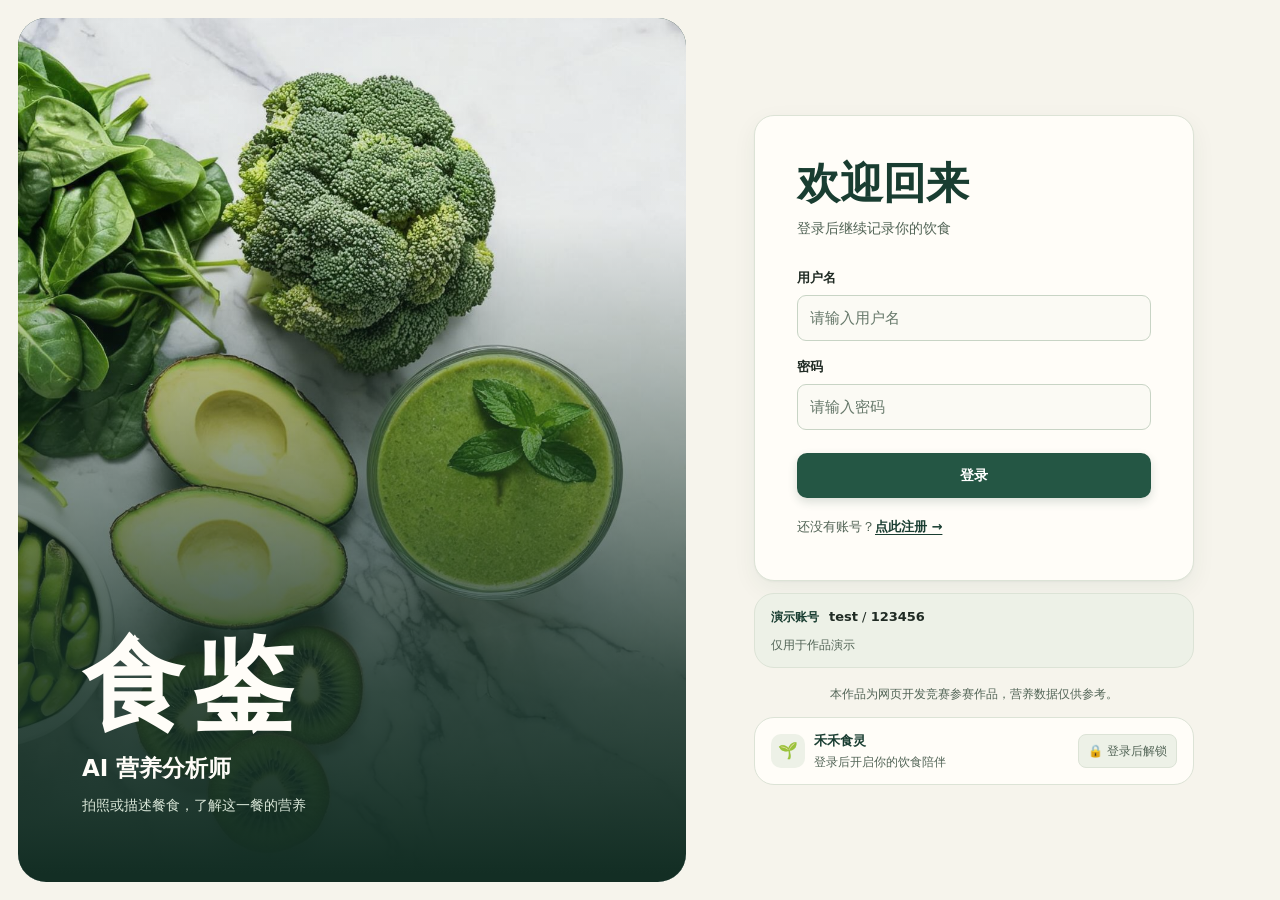
<file: nutrition.html>
<!DOCTYPE html>
<html lang="zh-CN">
<head>
  <meta charset="UTF-8">
  <meta name="viewport" content="width=device-width, initial-scale=1.0">
  <title>食鉴 · AI 营养分析师 — 拍一拍，就知道这餐吃了什么</title>
  <meta name="description" content="AI 营养分析师：上传食物照片或用文字描述一餐，AI 即刻识别食物、估算卡路里与三大营养素，并给出健康评分与个性化饮食建议。">
  <link rel="icon" href="data:image/svg+xml,<svg xmlns='http://www.w3.org/2000/svg' viewBox='0 0 100 100'><text y='.9em' font-size='90'>🥗</text></svg>">
  <link rel="stylesheet" href="css/style.css">
  <link rel="stylesheet" href="css/scroll.css">
  <style>
    /* AI 分析记录卡片（区块4） */
    .hist-grid { display: grid; grid-template-columns: repeat(4, minmax(0, 1fr)); gap: 16px; }
    .hist-card {
      background: var(--card); border: 1px solid var(--line); border-radius: 12px;
      padding: 16px;
    }
    .hist-top { display: flex; align-items: center; justify-content: space-between; gap: 8px; }
    .hist-top b {
      font-size: 14px; color: var(--ink); overflow: hidden; text-overflow: ellipsis;
      white-space: nowrap;
    }
    .hist-score {
      flex: none; font-weight: 700; font-size: 13px; color: var(--green-700);
      background: var(--green-50); border-radius: 6px; padding: 3px 8px;
    }
    .hist-kcal { font-size: 12px; color: var(--ink-2); margin-top: 8px; }
    .hist-time { font-size: 11px; color: var(--ink-2); margin-top: 4px; }
    .hist-empty { grid-column: 1 / -1; color: var(--ink-2); font-size: 14px; text-align: center; padding: 24px 0; }
    /* 快捷提问推荐卡片 */
    .quick-grid { display: grid; grid-template-columns: repeat(4, minmax(0, 1fr)); gap: 16px; }
    .quick-chip-card {
      background: var(--card); border: 1px solid var(--line); border-radius: 12px;
      padding: 14px 16px; font: inherit; font-size: 14px; color: var(--green-700);
      cursor: pointer; text-align: left; transition: background-color .2s, border-color .2s;
    }
    .quick-chip-card:hover { background: var(--green-50); border-color: var(--green-600); }
    @media (max-width: 1100px) { .hist-grid, .quick-grid { grid-template-columns: repeat(2, minmax(0, 1fr)); } }
  </style>
</head>
<body>

  <!-- ============ 顶部导航（固定） ============ -->
  <header class="navbar">
    <div class="container nav-inner">
      <a class="logo" href="home.html">
        <span class="logo-icon">🥗</span>
        <span class="logo-text">食鉴 <em>AI 营养分析师</em></span>
      </a>
      <nav class="nav-links" aria-label="主导航">
        <a href="home.html">首页</a>
        <a href="#analyzer" aria-current="page">AI 分析</a>
        <a href="chat.html">营养师对话</a>
        <a href="tracker.html">今日摄入</a>
        <a href="exercise.html">运动中心</a>
        <a href="faq.html">个人中心</a>
      </nav>
      <div class="nav-user" id="nav-user"></div>
    </div>
  </header>

  <!-- ============ 独立吸附滚动容器 ============ -->
  <main id="top">
  <div class="page-scroll" id="pageScroll">

    <!-- 区块1：标题 Banner -->
    <section class="snap-block hero" data-block-name="AI营养师首页">
      <div class="container hero-inner">
        <div class="hero-copy">
          <h1>看懂<span class="grad">一餐的营养</span></h1>
          <p class="hero-sub">
            上传餐食照片，或输入食物和份量。查看热量与营养成分的估算，以及这一餐的饮食建议。
          </p>
          <div class="hero-cta">
            <a href="#analyzer" class="btn btn-primary">立即分析我的餐食</a>
            <a href="chat.html" class="btn btn-ghost">问问 AI 营养师</a>
          </div>
        </div>

        <div class="hero-visual">
          <img src="image/chicken-meal.jpg" class="hv-main" width="900" height="900"
            alt="配有彩色蔬菜和谷物的餐碗" fetchpriority="high">
        </div>
      </div>
    </section>

    <!-- 区块2：识别场景 -->
    <section class="snap-block scenes" data-block-name="识别场景">
      <div class="container">
        <h2 class="section-title">常见餐食</h2>
        <p class="section-desc">家常菜、奶茶、面食和轻食都可以上传分析。</p>
        <div class="scene-grid">
          <figure class="scene-card">
            <img src="image/dumplings.jpg" alt="一盘饺子" loading="lazy" decoding="async">
            <figcaption><strong>家常菜</strong><span>饺子 · 炒菜 · 盖饭</span></figcaption>
          </figure>
          <figure class="scene-card">
            <img src="image/drink.jpg" alt="草莓特调饮品" loading="lazy" decoding="async">
            <figcaption><strong>奶茶饮品</strong><span>含糖量 · 热量提醒</span></figcaption>
          </figure>
          <figure class="scene-card">
            <img src="image/noodles.jpg" alt="虾仁鸡蛋拉面" loading="lazy" decoding="async">
            <figcaption><strong>面食汤粉</strong><span>主食分量 · 汤底钠含量</span></figcaption>
          </figure>
          <figure class="scene-card">
            <img src="image/veggies.jpg" alt="丰富的蔬菜食材拼盘" loading="lazy" decoding="async">
            <figcaption><strong>轻食沙拉</strong><span>纤维 · 好油脂来源</span></figcaption>
          </figure>
        </div>
      </div>
    </section>

    <!-- 区块3：对话输入区（AI 分析） -->
    <section id="analyzer" class="snap-block section" data-block-name="分析输入">
      <div class="container">
        <h2 class="section-title">AI 食物分析</h2>
        <p class="section-desc">两种方式任选：上传一张餐食照片，或者用文字告诉我们你吃了什么。</p>

        <div class="analyzer-card">
          <!-- 输入方式切换 -->
          <div class="tabs" role="tablist">
            <button class="tab active" data-tab="image" role="tab">📷 图片识别</button>
            <button class="tab" data-tab="text" role="tab">✏️ 文字描述</button>
          </div>

          <!-- 图片上传面板 -->
          <div class="tab-panel active" id="panel-image">
            <div class="dropzone" id="dropzone" tabindex="0" role="button" aria-label="上传食物照片">
              <input type="file" id="file-input" accept="image/jpeg,image/png,image/webp" hidden>
              <div class="dz-empty" id="dz-empty">
                <div class="dz-icon">🍽️</div>
                <p class="dz-main">拖拽 / 粘贴 (Ctrl+V) / 点击上传食物照片</p>
                <p class="dz-hint">支持 JPG · PNG · WebP，最大 10MB，光线充足、整盘可见时识别更准</p>
              </div>
              <img id="preview-img" class="dz-preview" alt="食物照片预览" hidden>
            </div>
          </div>

          <!-- 文字描述面板 -->
          <div class="tab-panel" id="panel-text">
            <div class="text-input-wrap">
              <textarea id="food-text" rows="3" maxlength="500"
                placeholder="例如：一碗牛肉面（约 300g），加了一个卤蛋和一把小青菜，喝了半杯豆浆"></textarea>
              <button type="button" id="voice-btn" class="voice-btn" aria-label="语音录入" title="点击开始语音录入">
                <svg viewBox="0 0 24 24" width="18" height="18" aria-hidden="true">
                  <path fill="currentColor" d="M12 14c1.66 0 3-1.34 3-3V5c0-1.66-1.34-3-3-3S9 3.34 9 5v6c0 1.66 1.34 3 3 3zm5-3c0 2.76-2.24 5-5 5s-5-2.24-5-5H5c0 3.53 2.61 6.43 6 6.92V21h2v-3.08c3.39-.49 6-3.39 6-6.92h-2z"/>
                </svg>
              </button>
              <span class="voice-tip" id="voice-tip" hidden></span>
            </div>
            <div class="quick-chips">
              <span>试试：</span>
              <button class="chip">一份番茄炒蛋盖饭</button>
              <button class="chip">大杯全糖珍珠奶茶</button>
              <button class="chip">两个韭菜盒子</button>
            </div>
          </div>

          <button class="btn btn-primary btn-block" id="analyze-btn">
            <span class="btn-label">开始 AI 分析</span>
            <span class="btn-loading" hidden><span class="spinner"></span> AI 正在识别食物…</span>
          </button>
        </div>
      </div>
    </section>

    <!-- 区块3b：分析报告（分析后出现，独立吸附单元） -->
    <section class="snap-block section" data-block-name="分析报告" style="padding-top: 24px;">
      <div class="container">
        <!-- 分析结果 -->
        <div id="result" class="result" hidden>
          <div class="result-head">
            <h3>分析报告 <span class="demo-chip" id="demo-chip" hidden>演示数据</span></h3>
            <button class="btn btn-ghost btn-sm" id="add-to-today">＋ 记入今日摄入</button>
          </div>

          <div class="result-grid">
            <!-- 健康评分环 -->
            <div class="result-card score-card">
              <p class="rc-title">健康评分</p>
              <svg class="score-ring" viewBox="0 0 120 120" aria-hidden="true">
                <circle class="ring-bg" cx="60" cy="60" r="50"/>
                <circle class="ring-fg" id="score-arc" cx="60" cy="60" r="50"/>
              </svg>
              <p class="score-num"><span id="score-value">0</span><small>/100</small></p>
              <p class="score-label" id="score-label">—</p>
            </div>

            <!-- 卡路里 -->
            <div class="result-card calorie-card">
              <p class="rc-title">预估热量</p>
              <p class="calorie-num"><span id="calorie-value">0</span><small> kcal</small></p>
              <p class="rc-note" id="calorie-note">—</p>
            </div>

            <!-- 三大营养素 -->
            <div class="result-card macro-card">
              <p class="rc-title">三大营养素</p>
              <div class="macro-row">
                <span class="macro-name">蛋白质</span>
                <div class="macro-bar"><i id="bar-protein" class="c-protein"></i></div>
                <span class="macro-val" id="val-protein">—</span>
              </div>
              <div class="macro-row">
                <span class="macro-name">碳水</span>
                <div class="macro-bar"><i id="bar-carb" class="c-carb"></i></div>
                <span class="macro-val" id="val-carb">—</span>
              </div>
              <div class="macro-row">
                <span class="macro-name">脂肪</span>
                <div class="macro-bar"><i id="bar-fat" class="c-fat"></i></div>
                <span class="macro-val" id="val-fat">—</span>
              </div>
              <div class="macro-row">
                <span class="macro-name">膳食纤维</span>
                <div class="macro-bar"><i id="bar-fiber" class="c-fiber"></i></div>
                <span class="macro-val" id="val-fiber">—</span>
              </div>
            </div>

            <!-- AI 建议（与三大营养素并排，补齐右侧空位） -->
            <div class="result-card advice-card">
              <p class="rc-title">AI 营养师建议</p>
              <p class="ai-comment" id="ai-comment">—</p>
            </div>
          </div>

          <!-- 识别到的食物 -->
          <div class="result-card foods-card">
            <p class="rc-title">识别到的食物</p>
            <ul class="food-list" id="food-list"></ul>
          </div>
        </div>
      </div>
    </section>

    <!-- 区块4：AI 问答记录区 -->
    <section class="snap-block section" data-block-name="AI分析记录">
      <div class="container">
        <h2 class="section-title">AI 分析记录</h2>
        <p class="section-desc">查看近期分析的热量、营养素和评分。</p>
        <div class="hist-grid" id="history-list">
          <p class="hist-empty">正在加载分析记录…</p>
        </div>
      </div>
    </section>

    <!-- 区块5：快捷提问推荐卡片 + 页脚 -->
    <section class="snap-block section section-alt" data-block-name="快捷提问推荐">
      <div class="container">
        <h2 class="section-title">餐食描述示例</h2>
        <p class="section-desc">选择一项，将示例填入文字描述框。</p>
        <div class="quick-grid" id="quick-examples">
          <button class="quick-chip-card"><span aria-hidden="true">🍚</span> 一份番茄炒蛋盖饭</button>
          <button class="quick-chip-card"><span aria-hidden="true">🧋</span> 大杯全糖珍珠奶茶</button>
          <button class="quick-chip-card"><span aria-hidden="true">🥟</span> 两个韭菜盒子</button>
          <button class="quick-chip-card"><span aria-hidden="true">🍜</span> 一碗牛肉面（约300g）加卤蛋</button>
        </div>

        <footer class="footer">
          <div class="container">
            <p><strong>🥗 食鉴 · AI 营养分析师</strong> — AI 健康与生活服务主题参赛作品</p>
            <p class="disclaimer">⚠️ 免责声明：本站所有营养分析均为 AI 估算，仅供参考，不构成医学诊断或治疗建议。如有特殊健康状况，请咨询专业医生或注册营养师。</p>
          </div>
        </footer>
      </div>
    </section>
  </div>
  </main>

  <!-- 右侧圆点指示器 -->
  <nav class="dots" id="dots" aria-label="页面区块导航"></nav>

  <script src="js/ai-api.js"></script>
  <script src="js/auth.js"></script>
  <script>
    /* 登录守卫：未登录跳回登录页；已登录在导航栏显示用户名 */
    Auth.requireLogin();
    Auth.mountNavUser(document.getElementById("nav-user"));
  </script>
  <script src="js/app.js"></script>
  <script src="js/scroll-ui.js"></script>
  <script src="js/global-ui.js"></script>
  <script>
    /* 文字描述框 · 语音录入（浏览器原生语音识别，仅作用于本页文字框） */
    (function () {
      const btn = document.getElementById("voice-btn");
      const box = document.getElementById("food-text");
      const tip = document.getElementById("voice-tip");
      if (!btn || !box) return;

      const Speech = window.SpeechRecognition || window.webkitSpeechRecognition;
      if (!Speech) {
        btn.disabled = true;
        btn.title = "当前浏览器不支持语音识别，请用 Chrome 或 Edge 打开";
        return;
      }

      let rec = null;
      let listening = false;
      let tipTimer = null;

      function showTip(text, ms) {
        if (!tip) return;
        clearTimeout(tipTimer);
        tip.textContent = text;
        tip.hidden = false;
        if (ms) tipTimer = setTimeout(() => { tip.hidden = true; }, ms);
      }
      function hideTip() {
        clearTimeout(tipTimer);
        if (tip) tip.hidden = true;
      }
      function paint(on) {
        listening = on;
        btn.classList.toggle("recording", on);
        btn.setAttribute("aria-label", on ? "停止语音录入" : "语音录入");
        btn.title = on ? "点击停止录入" : "点击开始语音录入";
      }

      btn.addEventListener("click", () => {
        if (listening) { if (rec) rec.stop(); return; }

        const base = box.value.trim();
        let finalText = "";
        let errorMsg = "";
        try {
          rec = new Speech();
          rec.lang = "zh-CN";
          rec.continuous = true;
          rec.interimResults = true;

          rec.onresult = (e) => {
            let interim = "";
            for (let i = e.resultIndex; i < e.results.length; i++) {
              const r = e.results[i];
              if (r.isFinal) finalText += r[0].transcript;
              else interim += r[0].transcript;
            }
            const sep = base && (finalText || interim) ? "，" : "";
            box.value = (base + sep + finalText + interim).slice(0, 500);
            box.dispatchEvent(new Event("input", { bubbles: true }));
            box.scrollTop = box.scrollHeight;
          };
          rec.onerror = (e) => {
            errorMsg = e.error === "not-allowed" ? "需要允许麦克风权限"
              : e.error === "network" ? "语音服务连接失败，请检查网络"
              : e.error === "no-speech" ? "没有听到声音，请再试一次"
              : "语音识别失败：" + e.error;
          };
          rec.onend = () => {
            paint(false);
            if (errorMsg) showTip(errorMsg, 3000);
            else hideTip();
            rec = null;
          };

          rec.start();
          paint(true);
          showTip("🎤 正在聆听…点击麦克风结束");
        } catch (err) {
          paint(false);
          showTip("无法启动语音识别", 3000);
          rec = null;
        }
      });
    })();
  </script>
</body>
</html>
</file>
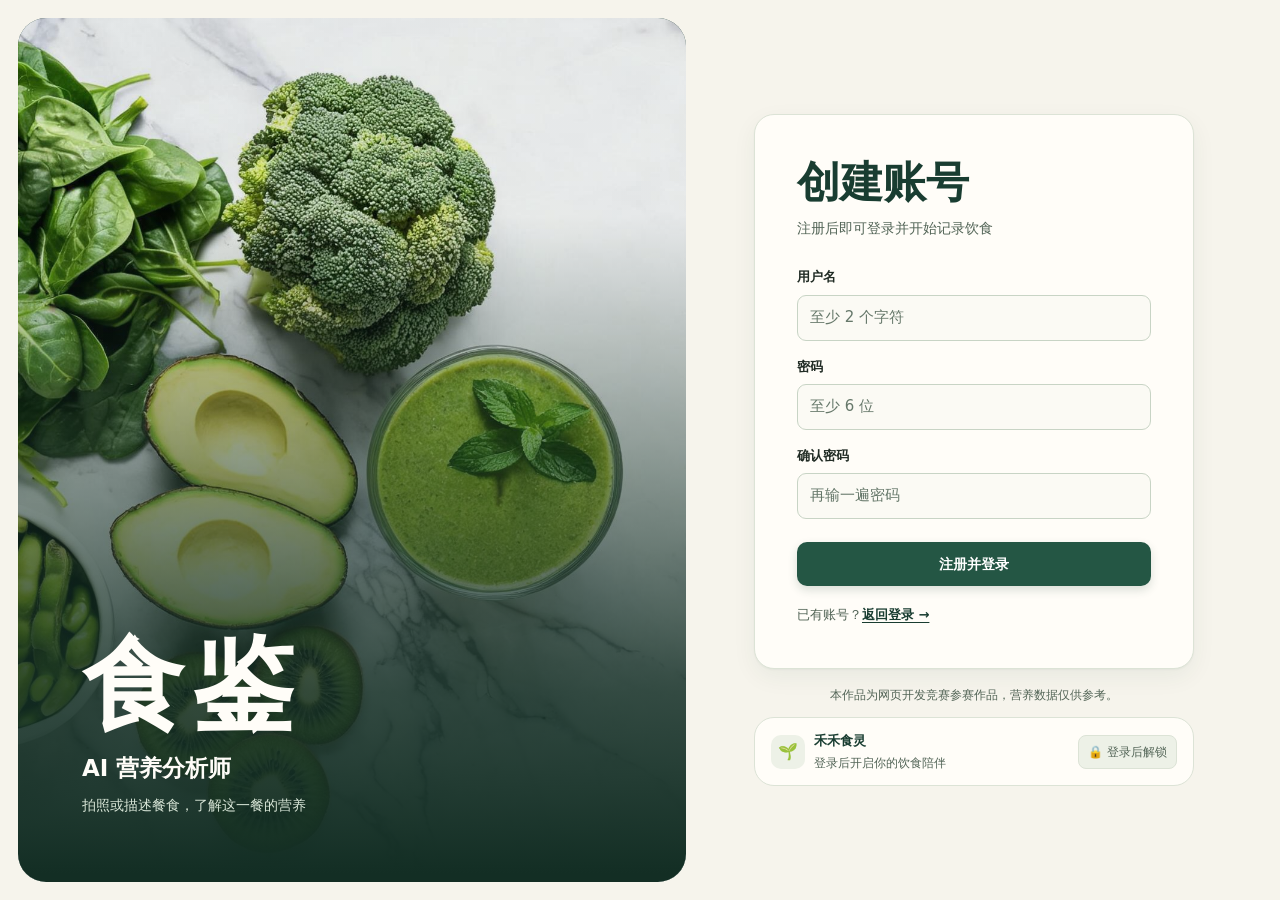
<file: register.html>
<!DOCTYPE html>
<html lang="zh-CN">
<head>
  <meta charset="UTF-8">
  <meta name="viewport" content="width=device-width, initial-scale=1.0">
  <title>注册 · 食鉴 AI 营养分析师</title>
  <meta name="description" content="注册食鉴账号，开始你的 AI 健康饮食之旅">
  <link rel="icon" href="data:image/svg+xml,<svg xmlns='http://www.w3.org/2000/svg' viewBox='0 0 100 100'><text y='.9em' font-size='90'>🥗</text></svg>">
  <link rel="stylesheet" href="css/style.css">
</head>
<body class="login-body">

  <div class="login-wrap">
    <aside class="login-brand">
      <img src="image/green-food_1.jpg" alt="" class="login-bg" fetchpriority="high">
      <div class="login-brand-inner">
        <div class="brand-head">
          <h2>食鉴</h2>
        </div>
        <p class="brand-sub">AI 营养分析师</p>
        <p class="brand-tag">拍照或描述餐食，了解这一餐的营养</p>
      </div>
    </aside>

    <!-- 注册表单 -->
    <main class="login-panel">
      <div class="login-card">
        <h1>创建账号</h1>
        <p class="login-sub">注册后即可登录并开始记录饮食</p>

        <form id="register-form" novalidate>
          <label class="field">
            <span>用户名</span>
            <input type="text" id="username" maxlength="20" autocomplete="username" placeholder="至少 2 个字符">
          </label>
          <label class="field">
            <span>密码</span>
            <input type="password" id="password" maxlength="30" autocomplete="new-password" placeholder="至少 6 位">
          </label>
          <label class="field">
            <span>确认密码</span>
            <input type="password" id="password2" maxlength="30" autocomplete="new-password" placeholder="再输一遍密码">
          </label>

          <p class="form-error" id="form-error" role="alert" hidden></p>

          <button type="submit" class="btn btn-primary btn-block" id="submit-btn">注册并登录</button>
        </form>

        <p class="login-switch">已有账号？<a href="index.html">返回登录 →</a></p>
      </div>
      <p class="login-footer">本作品为网页开发竞赛参赛作品，营养数据仅供参考。</p>
    </main>
  </div>

  <script src="js/auth.js"></script>
  <script src="js/register.js"></script>
  <script src="js/global-ui.js"></script>
</body>
</html>
</file>
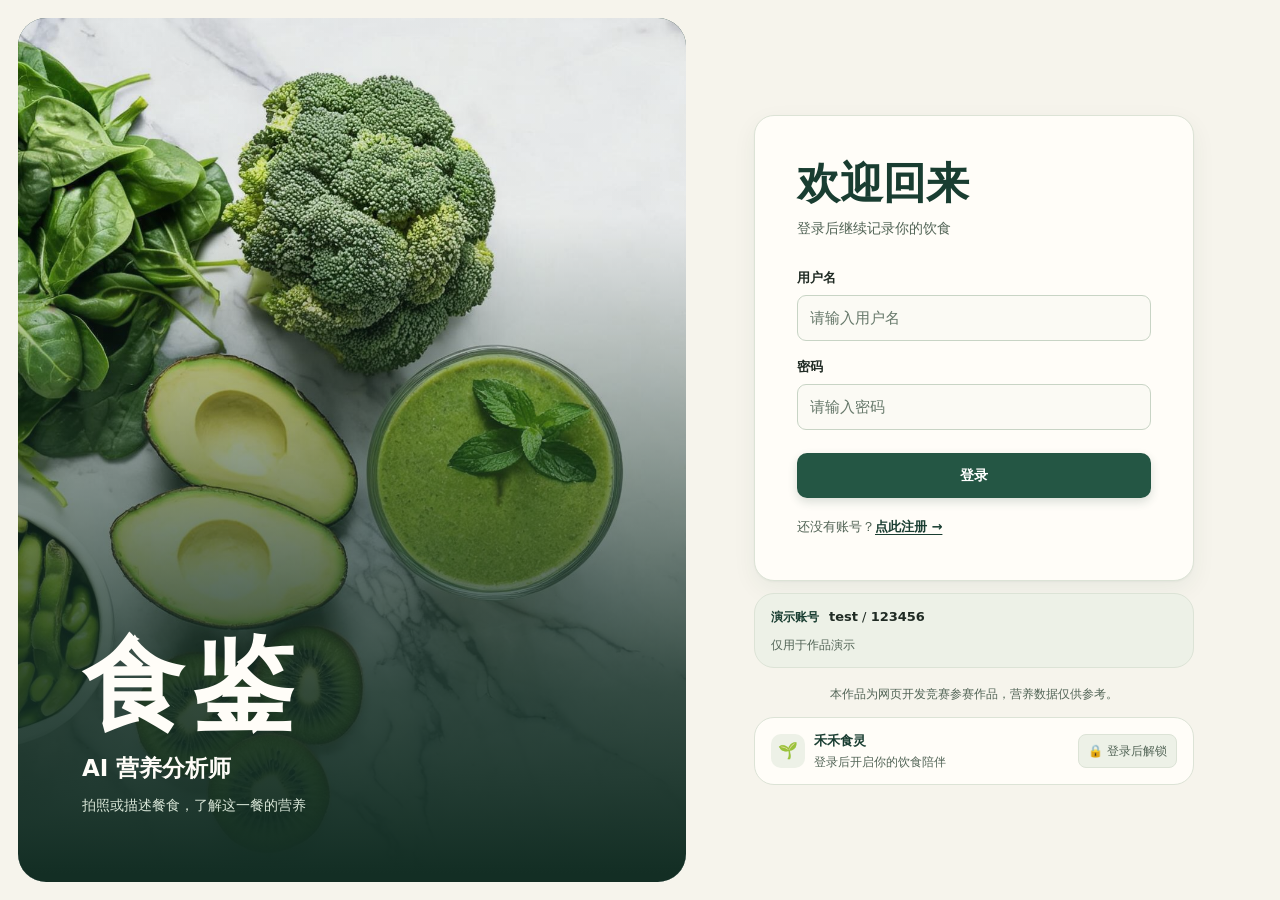
<file: tracker.html>
<!DOCTYPE html>
<html lang="zh-CN">
<head>
  <meta charset="UTF-8">
  <meta name="viewport" content="width=device-width, initial-scale=1.0">
  <title>今日摄入 · 食鉴 AI 营养分析师</title>
  <meta name="description" content="追踪每日热量预算与三大营养素，查看近 7 天营养周报。">
  <link rel="icon" href="data:image/svg+xml,<svg xmlns='http://www.w3.org/2000/svg' viewBox='0 0 100 100'><text y='.9em' font-size='90'>🥗</text></svg>">
  <link rel="stylesheet" href="css/style.css">
  <link rel="stylesheet" href="css/scroll.css">
  <style>
    .tracker-page {
      --tk-inset: #f1f3e9;
      --tk-protein: #527284;
      --tk-carb: #245644;
      --tk-fat: #916735;
    }
    .container-wide { max-width: 1200px; margin: 0 auto; padding-inline: clamp(16px, 3vw, 34px); }
    .tk-section { padding-block: clamp(22px, 3.5vw, 44px); }
    .tk-hero {
      display: grid;
      grid-template-columns: minmax(0, 1fr) minmax(180px, 32%);
      min-height: 182px;
      overflow: hidden;
      border-radius: 24px;
      background: #193d31;
      color: #fffdf8;
    }
    .tk-hero-copy { padding: clamp(24px, 4vw, 48px); align-self: center; }
    .tk-hero h1 {
      color: inherit;
      font: 700 clamp(28px, 4vw, 46px)/1.2 var(--display-font);
      margin: 0 0 14px;
    }
    .tk-hero p { color: #e4ebdf; max-width: 36em; }
    .tk-hero img { display: block; width: 100%; height: 100%; min-height: 0; object-fit: cover; object-position: 50% 55%; }
    .tk-grid { display: grid; grid-template-columns: minmax(0, 1.16fr) minmax(0, .84fr); gap: 22px; align-items: start; }
    @media (max-width: 900px) { .tk-grid { grid-template-columns: minmax(0, 1fr); } }
    .tk-card { background: #fffdf8; border: 1px solid #e2e6db; border-radius: 22px; padding: clamp(16px, 2.8vw, 28px); }
    .tk-head { display: flex; justify-content: space-between; align-items: flex-start; gap: 12px; margin-bottom: 16px; }
    .tk-head h2 { color: #193d31; font: 700 22px/1.35 var(--display-font); margin: 0 0 4px; }
    .tk-head p { margin: 0; font-size: 13px; color: var(--ink-2); }
    .tk-goal { font-size: 13px; color: var(--ink-2); background: var(--tk-inset); padding: 6px 10px; border-radius: 10px; white-space: nowrap; }
    .tk-goal input { width: 74px; border: 1px solid #cdd7ca; border-radius: 8px; background: #fffdf8; color: #193d31; padding: 4px 6px; font: inherit; font-weight: 700; text-align: center; }

    /* 左卡上半：热量环 + 三餐卡片 */
    .tk-top { display: flex; gap: 18px; align-items: center; margin-bottom: 16px; }
    .tk-ring { position: relative; width: 122px; height: 122px; flex: 0 0 auto; }
    .ring-bg { fill: none; stroke: #e2e6db; stroke-width: 10; }
    .ring-fg { fill: none; stroke: var(--tk-carb); stroke-width: 10; stroke-linecap: round;
               transform: rotate(-90deg); transform-origin: 61px 61px; transition: stroke-dashoffset .6s, stroke .3s; }
    .ring-fg.over { stroke: var(--red); }
    .ring-center { position: absolute; inset: 0; display: flex; flex-direction: column; align-items: center; justify-content: center; }
    .ring-center b { color: #193d31; font-size: 24px; line-height: 1.1; font-variant-numeric: tabular-nums; }
    .ring-center small { font-size: 11px; color: var(--ink-2); }
    .ring-center span { font-size: 10.5px; color: var(--ink-2); margin-top: 2px; }
    .tk-mealcol { flex: 1; display: flex; flex-direction: column; gap: 8px; }
    .tk-chip { display: inline-block; background: #e8ede1; color: #245644; font-size: 12.5px;
               padding: 4px 10px; border-radius: 999px; align-self: flex-start; font-weight: 600; }
    .tk-meal-cards { display: flex; gap: 8px; }
    .tk-meal { flex: 1; min-width: 0; background: var(--tk-inset); border-radius: 12px; padding: 8px 10px; display: flex; flex-direction: column; gap: 2px; }
    .tk-meal b { font-size: 12.5px; }
    .tk-meal .st { font-size: 11px; color: var(--ink-2); }
    .tk-meal em { font-style: normal; font-size: 12px; font-weight: 700; color: var(--green-600); }
    .tk-meal.off em { color: var(--ink-2); font-weight: 400; }

    /* 目标进度 + 达成统计 */
    .tk-progress { margin-bottom: 14px; }
    .tk-progress-head { display: flex; justify-content: space-between; font-size: 12.5px; margin-bottom: 6px; }
    .tk-progress-head b { color: var(--tk-carb); }
    .tk-bar { height: 8px; background: #e2e6db; border-radius: 999px; overflow: hidden; }
    .tk-bar i { display: block; height: 100%; width: 0; background: var(--tk-carb); border-radius: 999px; transition: width .6s; }
    .tk-bar i.over { background: var(--red); }
    .tk-progress-foot { display: flex; justify-content: space-between; font-size: 11.5px; color: var(--ink-2); margin-top: 5px; gap: 8px; }
    .tk-stats { display: grid; grid-template-columns: repeat(4, 1fr); gap: 8px; margin-bottom: 16px; }
    .tk-stat { background: var(--tk-inset); border-radius: 12px; padding: 8px 10px; }
    .tk-stat span { font-size: 11px; color: var(--ink-2); display: block; }
    .tk-stat b { font-size: 16px; color: #193d31; font-variant-numeric: tabular-nums; }

    /* 左卡下半：签到网格 + 柱状图 */
    .tk-panels { display: grid; grid-template-columns: 1fr 1.15fr; gap: 12px; }
    @media (max-width: 560px) { .tk-panels { grid-template-columns: 1fr; } }
    .tk-panel { background: var(--tk-inset); border-radius: 14px; padding: 12px; min-width: 0; }
    .tk-panel h3 { color: #193d31; font-size: 14px; margin: 0 0 10px; }
    .tk-summary { font-size: 11px; color: var(--ink-2); margin: 6px 0 0; }
    .tk-sign { display: grid; grid-template-columns: auto repeat(7, 1fr); gap: 4px; font-size: 10.5px; align-items: center; text-align: center; }
    .tk-sign .hd, .tk-sign .rl { color: var(--ink-2); }
    .tk-sign .cell { height: 16px; border-radius: 4px; background: #dde3d6; justify-self: center; width: 100%; max-width: 22px; }
    .tk-sign .cell.on { background: var(--tk-carb); }

    /* 右卡：三大营养素 */
    .tk-macro-inputs { display: grid; grid-template-columns: repeat(3, 1fr); gap: 10px; margin-bottom: 16px; }
    .tk-macro { background: var(--tk-inset); border-radius: 12px; padding: 10px 12px; }
    .tk-macro span { font-size: 12px; color: var(--ink-2); display: block; margin-bottom: 2px; }
    .tk-macro b { font-size: 21px; font-variant-numeric: tabular-nums; }
    .tk-macro.c-p b { color: var(--tk-protein); }
    .tk-macro.c-c b { color: var(--tk-carb); }
    .tk-macro.c-f b { color: var(--tk-fat); }
    .tk-trend h3 { color: #193d31; font-size: 14px; margin: 0 0 6px; }
    .tk-legend { display: flex; gap: 14px; font-size: 11.5px; color: var(--ink-2); justify-content: flex-end; margin-bottom: 4px; }
    .tk-legend i { display: inline-block; width: 10px; height: 10px; border-radius: 50%; margin-right: 4px; vertical-align: -1px; }

    /* AI 今日饮食建议 */
    .tk-advice { margin-top: 16px; background: var(--tk-inset); border: 1px solid #e2e6db; border-radius: 16px; padding: 14px 16px; }
    .tk-advice-head { display: flex; justify-content: space-between; align-items: center; gap: 8px; margin-bottom: 8px; }
    .tk-advice-head h3 { font-size: 13.5px; margin: 0; }
    .ai-advice-text { font-size: 13px; line-height: 1.75; color: var(--ink); white-space: pre-wrap; margin: 0; }
    .ai-advice-text.loading { color: var(--ink-2); }

    @media (max-width: 560px) {
      .tk-hero { grid-template-columns: minmax(0, 1fr); }
      .tk-hero img { height: 98px; }
      .tk-head, .tk-advice-head, .tk-legend { flex-wrap: wrap; }
      .tk-top { flex-direction: column; }
      .tk-mealcol { width: 100%; }
      .tk-stats { grid-template-columns: repeat(2, minmax(0, 1fr)); }
    }

    /* 图表沿用数据脚本生成的 SVG，仅统一颜色。 */
    :is(#week-chart, #trend-chart) text { fill: #526456; }
    :is(#week-chart, #trend-chart) text[font-weight="700"] { fill: #245644; }
    :is(#week-chart, #trend-chart) line { stroke: #dce3d7; }
    #week-chart .hist-bar { fill: #aebfaf; }
    #week-chart .hist-bar[fill="#10b981"] { fill: var(--tk-carb); }
    #trend-chart [stroke="#3b82f6"] { stroke: var(--tk-protein); }
    #trend-chart [stroke="#10b981"] { stroke: var(--tk-carb); }
    #trend-chart [stroke="#f59e0b"] { stroke: var(--tk-fat); }
    #trend-chart path[fill="#3b82f6"] { fill: var(--tk-protein); }
    #trend-chart path[fill="#10b981"] { fill: var(--tk-carb); }
    #trend-chart path[fill="#f59e0b"] { fill: var(--tk-fat); }
    .hist-bar { transition: opacity .2s; }
    .hist-bar:hover { opacity: .75; }

    @media (prefers-reduced-motion: reduce) {
      .ring-fg, .tk-bar i, .hist-bar { transition: none; }
    }
  </style>
</head>
<body class="tracker-page">

  <!-- ============ 顶部导航 ============ -->
  <header class="navbar">
    <div class="container nav-inner">
      <a class="logo" href="home.html">
        <span class="logo-icon">🥗</span>
        <span class="logo-text">食鉴 <em>AI 营养分析师</em></span>
      </a>
      <nav class="nav-links" aria-label="主导航">
        <a href="home.html">首页</a>
        <a href="nutrition.html">AI 营养师</a>
        <a href="chat.html">营养师对话</a>
        <a href="tracker.html" aria-current="page">今日摄入</a>
        <a href="exercise.html">运动中心</a>
        <a href="faq.html">个人中心</a>
      </nav>
      <div class="nav-user" id="nav-user"></div>
    </div>
  </header>

  <!-- ============ 独立吸附滚动容器 ============ -->
  <main class="page-scroll" id="pageScroll">

    <!-- 区块1：页面标题 Banner -->
    <section class="snap-block tk-section" data-block-name="页面标题">
      <div class="container-wide">
        <div class="tk-hero">
          <div class="tk-hero-copy">
            <h1>营养管理 · 今日摄入</h1>
            <p>三餐烟火皆有迹，营养健康不缺课 —— 数据保存在本机 MySQL 数据库，仅关联你自己的账号。</p>
          </div>
          <img src="image/veggies.jpg" alt="" decoding="async">
        </div>
      </div>
    </section>

    <!-- 区块2：数据总览仪表盘（左：摄入与三餐规律 / 右：三大营养素） -->
    <section class="snap-block" data-block-name="摄入总览">
      <div class="container-wide">
        <div class="tk-grid">

          <!-- 左卡：今日摄入与三餐规律 -->
          <div class="tk-card">
            <div class="tk-head">
              <div class="tk-head-text">
                <h2>今日摄入与三餐规律</h2>
                <p>查看今日余额与近 7 日一览</p>
              </div>
              <label class="tk-goal">每日目标
                <input type="number" id="goal-input" min="800" max="6000" step="50" value="2000"> kcal
              </label>
            </div>

            <div class="tk-top">
              <div class="tk-ring">
                <svg viewBox="0 0 122 122" aria-hidden="true">
                  <circle class="ring-bg" cx="61" cy="61" r="50"></circle>
                  <circle class="ring-fg" id="ring-fill" cx="61" cy="61" r="50"></circle>
                </svg>
                <div class="ring-center">
                  <b id="ring-kcal">0</b><small>kcal</small>
                  <span>目标 <em id="ring-goal" style="font-style:normal">2000</em> kcal</span>
                </div>
              </div>
              <div class="tk-mealcol">
                <span class="tk-chip" id="sign-chip">今日签到 0/3 餐</span>
                <div class="tk-meal-cards">
                  <div class="tk-meal off" id="meal-b"><b>早餐</b><span class="st">未记录</span><em>0 kcal</em></div>
                  <div class="tk-meal off" id="meal-l"><b>午餐</b><span class="st">未记录</span><em>0 kcal</em></div>
                  <div class="tk-meal off" id="meal-d"><b>晚餐</b><span class="st">未记录</span><em>0 kcal</em></div>
                </div>
              </div>
            </div>

            <div class="tk-progress">
              <div class="tk-progress-head"><span>每日目标达成</span><b id="goal-pct">0%</b></div>
              <div class="tk-bar"><i id="tk-fill"></i></div>
              <div class="tk-progress-foot">
                <span id="goal-remain">还能吃 2000 kcal</span>
                <span class="ov-sync" id="ov-exercise" hidden></span>
              </div>
            </div>

            <div class="tk-stats">
              <div class="tk-stat"><span>近7日达成率</span><b id="st-rate">0%</b></div>
              <div class="tk-stat"><span>早餐达成</span><b id="st-b">0 天</b></div>
              <div class="tk-stat"><span>午餐达成</span><b id="st-l">0 天</b></div>
              <div class="tk-stat"><span>晚餐达成</span><b id="st-d">0 天</b></div>
            </div>

            <div class="tk-panels">
              <div class="tk-panel">
                <h3>近7日三餐签到</h3>
                <div class="tk-sign" id="sign-grid"></div>
              </div>
              <div class="tk-panel">
                <h3>近7日每日摄入</h3>
                <svg id="week-chart" viewBox="0 0 380 190" style="width:100%" role="img" aria-label="近 7 天每日摄入热量柱状图"></svg>
                <p class="tk-summary" id="week-summary"></p>
              </div>
            </div>
          </div>

          <!-- 右卡：三大营养素 -->
          <div class="tk-card">
            <div class="tk-head">
              <div class="tk-head-text">
                <h2>三大营养素</h2>
                <p>记录已选食物，近 7 日趋势</p>
              </div>
            </div>

            <div class="tk-macro-inputs">
              <div class="tk-macro c-p"><span>蛋白质 (g)</span><b id="ov-protein">0g</b></div>
              <div class="tk-macro c-c"><span>碳水 (g)</span><b id="ov-carb">0g</b></div>
              <div class="tk-macro c-f"><span>脂肪 (g)</span><b id="ov-fat">0g</b></div>
            </div>

            <div class="tk-trend">
              <h3>近7日三大营养素趋势</h3>
              <div class="tk-legend">
                <span><i style="background:var(--tk-protein)"></i>蛋白质</span>
                <span><i style="background:var(--tk-carb)"></i>碳水</span>
                <span><i style="background:var(--tk-fat)"></i>脂肪</span>
              </div>
              <svg id="trend-chart" viewBox="0 0 420 270" style="width:100%" role="img" aria-label="近 7 日三大营养素趋势曲线"></svg>
            </div>

            <!-- AI 今日饮食建议 -->
            <div class="tk-advice">
              <div class="tk-advice-head">
                <h3>🤖 AI 今日饮食建议</h3>
                <button class="btn btn-ghost btn-sm" id="ai-advice-btn">让 AI 看看</button>
              </div>
              <p class="ai-advice-text" id="ai-advice-text">点一下「让 AI 看看」，AI 会结合你今日摄入和近 7 天记录，给出个性化饮食建议。</p>
            </div>
          </div>

        </div>
      </div>
    </section>

    <!-- 区块3：历史餐食记录列表 -->
    <section class="snap-block tk-section" data-block-name="餐食记录">
      <div class="container-wide">
        <h2 class="section-title">🍽️ 今天的餐食记录</h2>
        <p class="section-desc">每一条都来自「AI 分析 → 记入今日摄入」，可单独删除。</p>

        <div class="tracker-card">
          <div class="tracker-macros" id="tracker-macros">
            <span>蛋白质 0g</span><span>碳水 0g</span><span>脂肪 0g</span>
          </div>
          <ul class="meal-list" id="meal-list">
            <li class="meal-empty">还没有记录，先去分析一餐吧 👆</li>
          </ul>
        </div>

        <footer class="footer">
          <div class="container">
            <p><strong>🥗 食鉴 · AI 营养分析师</strong> — AI 健康与生活服务主题参赛作品</p>
            <p class="disclaimer">⚠️ 免责声明：所有营养数据均为估算，仅供参考，不构成医学诊断或治疗建议。</p>
          </div>
        </footer>
      </div>
    </section>
  </main>

  <!-- 右侧圆点指示器 -->
  <nav class="dots" id="dots" aria-label="页面区块导航"></nav>

  <script src="js/auth.js"></script>
  <script src="js/ai-api.js"></script>
  <script src="js/meal-thumbnails.js"></script>
  <script src="js/tracker.js"></script>
  <script src="js/scroll-ui.js"></script>
  <script src="js/global-ui.js"></script>
</body>
</html>
</file>
<file: css/style.css>
/* ============================================================
   食鉴 · AI 营养分析师 — 样式表
   食鉴的浅色界面，使用暖白底色、墨绿主色及柔和的营养指标色
   ============================================================ */

/* 元素自身带 display 时会盖掉浏览器默认的 [hidden] 规则，这里统一兜底，
   保证 el.hidden = true 一定真的隐藏（演示角标、按钮 loading 等都靠它） */
[hidden] { display: none !important; }

:root {
  --green-500: #638273;
  --green-600: #245644;
  --green-700: #193d31;
  --green-50: #edf1e7;
  --amber: #a07745;
  --red: #ad473e;
  --blue: #52768b;
  --purple: #826d87;
  --ink: #202b24;
  --ink-2: #526456;
  --line: #dce3d6;
  --bg: #f6f4ec;
  --card: #fffdf8;
  --radius: 20px;
  --shadow: 0 1px 2px rgba(25, 61, 49, .04), 0 8px 24px rgba(25, 61, 49, .06);
  --shadow-raised: 0 14px 36px rgba(25, 61, 49, .13);
  --display-font: "Songti SC", "Noto Serif CJK SC", "STSong", SimSun, Georgia, serif;
}

* { margin: 0; padding: 0; box-sizing: border-box; }

html { scroll-behavior: smooth; }

body {
  font-family: "PingFang SC", "Microsoft YaHei", "Segoe UI", system-ui, sans-serif;
  color: var(--ink);
  background: var(--bg);
  line-height: 1.7;
}

.container { max-width: 1120px; margin: 0 auto; padding: 0 24px; }

/* ---------- 导航 ---------- */
.navbar {
  position: sticky; top: 0; z-index: 50;
  background: rgba(255, 253, 248, .94);
  backdrop-filter: blur(16px);
  border-bottom: 1px solid var(--line);
}
.nav-inner { display: flex; align-items: center; justify-content: space-between; gap: 12px; max-width: 1264px; height: 64px; }
.logo { display: flex; align-items: center; gap: 9px; text-decoration: none; color: var(--green-700); font-weight: 700; }
.logo-icon { display: grid; place-items: center; flex: none; width: 34px; height: 34px; border-radius: 11px; background: var(--green-700); font-size: 17px; }
.logo-text { font-family: var(--display-font); font-size: 22px; white-space: nowrap; }
.logo-text em { font-family: "PingFang SC", "Microsoft YaHei", sans-serif; font-style: normal; font-size: 11px; color: var(--ink-2); margin-left: 6px; }
.nav-links { display: flex; align-items: center; gap: 4px; }
.nav-links a { padding: 7px 10px; border-radius: 8px; color: var(--ink-2); text-decoration: none; font-size: 14px; transition: background .2s, color .2s; }
.nav-links a:hover, .nav-links a[aria-current="page"] { color: var(--green-700); background: var(--green-50); }
.nav-links a[aria-current="page"] { font-weight: 700; }

:is(a, button, input, select, textarea, [tabindex]):focus-visible {
  outline: 2px solid var(--green-700);
  outline-offset: 2px;
}

/* ---------- 营养分析首屏 ---------- */
.hero {
  width: min(calc(100% - 48px), 1184px); margin: 28px auto 0;
  padding: clamp(28px, 5vw, 68px);
  background: var(--green-700); color: var(--card);
  border-radius: 28px;
  overflow: hidden;
}
.hero-inner {
  display: grid; grid-template-columns: minmax(0, 1.06fr) minmax(0, .94fr);
  gap: clamp(24px, 4vw, 58px); align-items: center; padding: 0;
}
.hero h1 { font: 700 clamp(32px, 4.5vw, 59px) / 1.18 var(--display-font); margin-bottom: 18px; }
.hero .grad { color: #e4c79d; }
.hero-sub { max-width: 35em; margin-bottom: 24px; line-height: 1.85; color: #dce7d8; }
.hero-cta { display: flex; gap: 10px; flex-wrap: wrap; }
.hero .btn-primary { background: var(--card); color: var(--green-700); box-shadow: none; }
.hero .btn-primary:hover { background: #f0e6d1; }
.hero .btn-ghost { color: var(--card); border-color: #789383; background: transparent; }
.hero .btn-ghost:hover { background: rgba(255, 255, 255, .09); }
.hv-main {
  width: 100%; height: auto; aspect-ratio: 6 / 5; object-fit: cover; display: block;
  border: 1px solid rgba(255, 253, 248, .24); border-radius: 18px;
}

@media (max-width: 740px) {
  .hero { width: calc(100% - 32px); margin-top: 16px; padding: 24px; }
  .hero-inner { grid-template-columns: minmax(0, 1fr); }
  .hv-main { aspect-ratio: 3 / 2; }
}

/* ---------- 识别场景（图片卡） ---------- */
.scenes { padding: 64px 0 24px; background: var(--bg); }
.scene-grid {
  display: grid; grid-template-columns: repeat(4, 1fr); gap: 16px;
}
@media (max-width: 860px) { .scene-grid { grid-template-columns: repeat(2, 1fr); } }
.scene-card {
  background: var(--card); border-radius: var(--radius);
  border: 1px solid var(--line); box-shadow: var(--shadow); overflow: hidden; margin: 0;
  transition: transform .25s ease, box-shadow .25s ease;
}
.scene-card:hover { transform: translateY(-3px); box-shadow: var(--shadow-raised); }
.scene-card img {
  width: 100%; aspect-ratio: 4 / 3; object-fit: cover; display: block;
  transition: transform .4s ease;
}
.scene-card:hover img { transform: scale(1.05); }
.scene-card figcaption { padding: 12px 16px 14px; display: flex; flex-direction: column; }
.scene-card strong { font-size: 15px; }
.scene-card span { font-size: 12.5px; color: var(--ink-2); }

/* ---------- 按钮 ---------- */
.btn {
  display: inline-flex; align-items: center; justify-content: center; gap: 8px;
  padding: 11px 19px; border-radius: 10px;
  font-family: inherit; font-size: 14px; font-weight: 600; line-height: 1.45;
  border: 1px solid transparent; cursor: pointer; text-decoration: none;
  transition: background .2s, border-color .2s, box-shadow .2s, transform .2s;
}
.btn-primary { background: var(--green-600); color: #fff; box-shadow: 0 4px 10px rgba(25, 61, 49, .16); }
.btn-primary:hover { background: var(--green-700); transform: translateY(-1px); }
.btn-ghost { background: var(--card); color: var(--green-700); border-color: #9eaf9e; }
.btn-ghost:hover { background: var(--green-50); }
.btn-block { width: 100%; margin-top: 18px; }
.btn-sm { padding: 8px 16px; font-size: 13px; }
.btn:disabled { opacity: .7; cursor: not-allowed; transform: none; }

/* ---------- 区块通用 ---------- */
.section { padding: clamp(46px, 6vw, 76px) 0; }
.section-alt { background: #efeee4; }
.section-title { font: 700 clamp(25px, 3.2vw, 36px)/1.25 var(--display-font); margin-bottom: 9px; }
.section-desc { color: var(--ink-2); margin-bottom: 25px; font-size: 15px; }

/* ---------- 分析卡片 ---------- */
.analyzer-card {
  background: var(--card); border-radius: var(--radius);
  border: 1px solid var(--line); box-shadow: var(--shadow);
  padding: clamp(16px, 3.5vw, 32px); max-width: 880px; margin: 0 auto;
}
.tabs { display: flex; gap: 5px; padding: 4px; background: var(--green-50); border-radius: 12px; margin-bottom: 18px; }
.tab {
  flex: 1; padding: 10px; border-radius: 8px; border: 1px solid transparent;
  background: transparent; font: inherit; font-size: 14px; font-weight: 600; color: var(--ink-2);
  cursor: pointer; transition: background .2s, color .2s;
}
.tab.active { border-color: var(--line); background: var(--card); color: var(--green-700); box-shadow: 0 1px 3px rgba(25, 61, 49, .08); }
.tab-panel { display: none; }
.tab-panel.active { display: block; }

/* 拖拽上传区 */
.dropzone {
  border: 1.5px dashed #9eaf9e; border-radius: 13px; padding: 34px 16px;
  background: #f8f9f2; text-align: center; cursor: pointer; transition: background .2s, border-color .2s; min-height: 180px;
  display: flex; align-items: center; justify-content: center;
}
.dropzone:hover, .dropzone.dragover { border-color: var(--green-500); background: var(--green-50); }
.dz-icon { font-size: 44px; margin-bottom: 8px; }
.dz-main { font-size: 15px; font-weight: 600; margin-bottom: 6px; }
.dz-hint { font-size: 12px; color: var(--ink-2); }
.dz-preview { max-width: 100%; max-height: 320px; border-radius: 10px; }

/* 文字描述 */
#food-text {
  width: 100%; padding: 14px; border: 1.5px solid var(--line); border-radius: 12px;
  font-size: 15px; font-family: inherit; resize: vertical; outline: none; transition: border-color .2s;
}
#food-text:focus { border-color: var(--green-500); }

/* 文字描述框 · 右下角语音录入按钮 */
.text-input-wrap { position: relative; }
.text-input-wrap #food-text { padding-right: 52px; }
.voice-btn {
  position: absolute; right: 10px; bottom: 10px;
  width: 34px; height: 34px; border-radius: 50%;
  border: 1px solid var(--line); background: var(--card); color: var(--green-700);
  cursor: pointer; display: flex; align-items: center; justify-content: center;
  box-shadow: 0 1px 3px rgba(25, 61, 49, .10);
  transition: background .2s, border-color .2s, color .2s, transform .2s;
}
.voice-btn:hover { border-color: var(--green-500); background: var(--green-50); transform: translateY(-1px); }
.voice-btn:focus-visible { outline: 2px solid var(--green-500); outline-offset: 2px; }
.voice-btn:disabled { opacity: .45; cursor: not-allowed; transform: none; }
.voice-btn.recording {
  background: var(--red); border-color: var(--red); color: #fff;
  animation: voice-pulse 1.2s ease-in-out infinite;
}
@keyframes voice-pulse {
  0%, 100% { box-shadow: 0 0 0 0 rgba(173, 71, 62, .35); }
  50% { box-shadow: 0 0 0 7px rgba(173, 71, 62, 0); }
}
.voice-tip {
  position: absolute; right: 52px; bottom: 13px;
  padding: 4px 10px; border-radius: 8px;
  background: rgba(25, 61, 49, .88); color: #fff;
  font-size: 12px; white-space: nowrap; pointer-events: none;
}

.quick-chips { margin-top: 12px; font-size: 13px; color: var(--ink-2); display: flex; align-items: center; gap: 8px; flex-wrap: wrap; }
.chip {
  padding: 5px 12px; border-radius: 999px; border: 1px solid var(--line);
  background: #fff; font-size: 13px; color: var(--ink); cursor: pointer; transition: all .2s;
}
.chip:hover { border-color: var(--green-500); background: var(--green-50); }

/* 加载动画 */
.spinner {
  display: inline-block; width: 16px; height: 16px;
  border: 2px solid rgba(255,255,255,.4); border-top-color: #fff;
  border-radius: 50%; animation: spin .7s linear infinite; vertical-align: -3px;
}
@keyframes spin { to { transform: rotate(360deg); } }

/* ---------- 分析结果 ---------- */
.result { max-width: 880px; margin: 28px auto 0; animation: fadeUp .4s ease; }
@keyframes fadeUp { from { opacity: 0; transform: translateY(12px); } to { opacity: 1; transform: none; } }
.result-head { display: flex; justify-content: space-between; align-items: center; flex-wrap: wrap; gap: 8px; margin-bottom: 14px; }
.result-grid { display: grid; grid-template-columns: 1fr 1fr; gap: 14px; margin-bottom: 14px; }
@media (max-width: 640px) { .result-grid { grid-template-columns: 1fr; } }

.result-card {
  background: var(--card); border-radius: var(--radius);
  border: 1px solid var(--line); box-shadow: var(--shadow); padding: 20px;
}
.rc-title { font-size: 13px; color: var(--ink-2); margin-bottom: 10px; font-weight: 600; }
.rc-note { font-size: 13px; color: var(--ink-2); }

/* 评分环 */
.score-card { text-align: center; position: relative; }
.score-ring { width: 120px; height: 120px; }
.ring-bg { fill: none; stroke: var(--line); stroke-width: 10; }
.ring-fg {
  fill: none; stroke: var(--green-500); stroke-width: 10; stroke-linecap: round;
  stroke-dasharray: 314; stroke-dashoffset: 314;
  transform: rotate(-90deg); transform-origin: center;
  transition: stroke-dashoffset 1s ease, stroke .3s;
}
.score-num { font-size: 30px; font-weight: 800; margin-top: -80px; }
.score-num small { font-size: 14px; color: var(--ink-2); font-weight: 600; }
.score-label { font-size: 14px; margin-top: 46px; font-weight: 600; }

/* 卡路里 */
.calorie-card { display: flex; flex-direction: column; justify-content: center; }
.calorie-num { font-size: 42px; font-weight: 800; color: var(--green-600); }
.calorie-num small { font-size: 16px; color: var(--ink-2); font-weight: 600; }

/* 营养素条形图 */
.macro-row { display: grid; grid-template-columns: 64px 1fr 56px; align-items: center; gap: 10px; margin-bottom: 10px; }
.macro-name { font-size: 13px; color: var(--ink-2); }
.macro-bar { height: 10px; background: var(--line); border-radius: 999px; overflow: hidden; }
.macro-bar i { display: block; height: 100%; width: 0; border-radius: 999px; transition: width .8s ease; }
.c-protein { background: var(--blue); }
.c-carb { background: var(--amber); }
.c-fat { background: var(--purple); }
.c-fiber { background: var(--green-500); }
.macro-val { font-size: 13px; font-weight: 600; text-align: right; }

/* 食物清单 */
.foods-card, .comment-card { margin-bottom: 14px; }
/* AI 建议卡（与分析报告网格并排的半宽卡） */
.advice-card { margin-bottom: 14px; background: var(--green-50); }
.advice-card .ai-comment { font-size: 13.5px; line-height: 1.75; }
.food-list { list-style: none; display: flex; flex-wrap: wrap; gap: 10px; }
.food-list li {
  background: var(--green-50); border: 1px solid var(--line); color: var(--green-700);
  padding: 6px 14px; border-radius: 999px; font-size: 14px;
}
.food-list li b { font-weight: 700; }
.ai-comment { font-size: 15px; white-space: pre-wrap; }

/* ---------- 聊天窗口 ---------- */
.chat-window {
  margin: 0 auto; background: var(--card); border: 1px solid var(--line);
  border-radius: var(--radius); box-shadow: var(--shadow); overflow: hidden;
  display: flex; flex-direction: column;
}
.chat-messages {
  min-height: clamp(172px, 29vh, 290px); max-height: 54vh;
  overflow-y: auto; padding: clamp(16px, 3vw, 30px); display: flex; flex-direction: column; gap: 12px;
}
.msg { width: fit-content; max-width: min(90%, 42rem); padding: 11px 15px; border-radius: 14px; font-size: 14px; white-space: pre-wrap; overflow-wrap: anywhere; }
.msg-ai { background: var(--green-50); border: 1px solid var(--line); align-self: flex-start; border-bottom-left-radius: 4px; }
.msg-user { background: var(--green-600); color: #fff; align-self: flex-end; border-bottom-right-radius: 4px; }
.msg.typing { color: var(--ink-2); font-style: italic; }
.chat-input-row { display: flex; gap: 10px; padding: 14px; border-top: 1px solid var(--line); background: #faf8f0; }
#chat-input {
  flex: 1; min-width: 0; padding: 10px 12px; border: 1px solid #c8d4c5; border-radius: 9px;
  color: var(--ink); background: var(--card); font-size: 14px; font-family: inherit; transition: border-color .2s;
}
#chat-input:focus { border-color: var(--green-500); }
#chat-send { flex: none; }

/* ---------- 今日追踪 ---------- */
.tracker-card {
  max-width: 880px; margin: 0 auto; background: var(--card);
  border: 1px solid var(--line); border-radius: var(--radius); box-shadow: var(--shadow); padding: 24px;
}
.tracker-goals { margin-bottom: 16px; font-size: 14px; color: var(--ink-2); }
#goal-input {
  width: 90px; padding: 6px 10px; border: 1.5px solid var(--line); border-radius: 8px;
  font-size: 14px; font-family: inherit; margin: 0 6px; outline: none;
}
#goal-input:focus { border-color: var(--green-500); }
.tracker-bar {
  position: relative; height: 28px; background: var(--line);
  border-radius: 999px; overflow: hidden; margin-bottom: 12px;
}
.tracker-fill {
  height: 100%; width: 0; border-radius: 999px;
  background: linear-gradient(90deg, var(--green-500), #34d399);
  transition: width .6s ease;
}
.tracker-text {
  position: absolute; inset: 0; display: flex; align-items: center; justify-content: center;
  font-size: 13px; font-weight: 600; color: var(--ink);
}
.tracker-macros { display: flex; gap: 20px; font-size: 13px; color: var(--ink-2); margin-bottom: 16px; flex-wrap: wrap; }
.meal-list { list-style: none; }
.meal-list li {
  display: flex; justify-content: space-between; align-items: center;
  padding: 10px 4px; border-bottom: 1px dashed var(--line); font-size: 14px;
}
.meal-list li:last-child { border-bottom: none; }
.meal-empty { color: var(--ink-2); justify-content: center !important; }
.meal-del {
  border: none; background: none; color: var(--red); font-size: 12px;
  cursor: pointer; opacity: .7;
}
.meal-del:hover { opacity: 1; }

/* ---------- FAQ ---------- */
.faq-list { max-width: 880px; margin: 0 auto; }
.faq-list details {
  background: var(--card); border: 1px solid var(--line);
  border-radius: 14px; box-shadow: var(--shadow); margin-bottom: 10px;
}
.faq-list summary { font-weight: 700; cursor: pointer; font-size: 15px; padding: 16px 20px; border-radius: 14px; }
.faq-list summary::marker { color: var(--green-500); }
.faq-list details[open] summary { color: var(--green-700); }
.faq-list p { font-size: 14px; color: var(--ink-2); padding: 0 20px 17px; overflow-wrap: anywhere; }
.faq-list code { background: var(--green-50); padding: 1px 6px; border-radius: 4px; font-size: 13px; }

/* ---------- 页脚 ---------- */
.footer { background: transparent; border-top: 1px solid var(--line); padding: 26px 0; margin-top: 30px; text-align: center; font-size: 13px; color: var(--ink-2); }
.footer strong { color: var(--green-700); }
.disclaimer { font-size: 12px; color: var(--ink-2); margin-top: 10px; max-width: 560px; margin-left: auto; margin-right: auto; }

/* ============================================================
   登录页 / 主页面 附加样式
   ============================================================ */

/* ---------- 导航栏用户区 ---------- */
.nav-user { display: flex; align-items: center; gap: 10px; }
.nav-avatar {
  display: inline-grid; flex: none; place-items: center;
  width: 30px; height: 30px; border-radius: 9px;
  background: var(--green-50); color: var(--green-700); font-size: 15px; font-weight: 700;
}
.nav-username {
  font-size: 14px; font-weight: 600; color: var(--green-700);
  max-width: 120px; white-space: nowrap; overflow: hidden; text-overflow: ellipsis;
}
.nav-logout {
  border: 1px solid var(--line); background: var(--card); color: var(--ink-2);
  font-size: 12.5px; padding: 7px 11px; border-radius: 8px; cursor: pointer;
  transition: all .2s; font-family: inherit;
}
.nav-logout:hover { border-color: var(--red); color: var(--red); }


/* ---------- 登录 / 注册 ---------- */
.login-wrap {
  min-height: 100vh;
  min-height: 100dvh;
  display: grid;
  grid-template-columns: minmax(0, 1.12fr) minmax(0, .88fr);
  gap: clamp(22px, 4vw, 68px);
  padding: 18px;
}

.login-brand {
  position: relative;
  isolation: isolate;
  display: flex;
  align-items: flex-end;
  min-height: min(760px, calc(100dvh - 36px));
  overflow: hidden;
  border-radius: 28px;
  background: var(--green-700);
}
.login-bg {
  position: absolute; inset: 0; z-index: -2;
  width: 100%; height: 100%; object-fit: cover; object-position: 20% center;
}
.login-brand::after {
  content: ""; position: absolute; inset: 0; z-index: -1;
  background: linear-gradient(0deg, #132e24 1%, rgba(19, 46, 36, .86) 22%, rgba(19, 46, 36, .09) 77%);
}
.login-brand-inner {
  color: var(--card);
  padding: clamp(26px, 5vw, 76px);
}
.brand-head { margin-bottom: 12px; }
.login-brand-inner h2 {
  font: 700 clamp(56px, 8vw, 112px)/1 var(--display-font);
  letter-spacing: .08em;
}
.brand-sub { font-size: clamp(16px, 2vw, 23px); font-weight: 600; margin-bottom: 6px; }
.brand-tag { font-size: 14px; color: #d9e6d8; }

.login-panel {
  align-self: center;
  display: flex;
  flex-direction: column;
  align-items: center;
  gap: 12px;
  padding: clamp(24px, 4vw, 54px) clamp(20px, 4vw, 54px) clamp(24px, 4vw, 54px) 0;
}
.login-card, .demo-box, .login-panel .hl-auth-card {
  width: 100%; max-width: 440px;
  border: 1px solid var(--line);
  border-radius: var(--radius);
  background: var(--card);
}
.login-card {
  padding: clamp(24px, 3.4vw, 42px);
  box-shadow: var(--shadow);
}
.login-card h1 { font: 700 clamp(30px, 4vw, 43px)/1.2 var(--display-font); color: var(--green-700); margin-bottom: 8px; }
.login-sub { font-size: 14px; color: var(--ink-2); margin-bottom: 26px; }
.field { display: block; margin-bottom: 15px; }
.field span { display: block; margin-bottom: 6px; font-size: 13px; color: var(--ink); font-weight: 600; }
.field input {
  width: 100%; min-height: 46px; padding: 0 12px;
  background: #fbfaf4; color: var(--ink);
  border: 1px solid #c8d4c5; border-radius: 9px; font: inherit; font-size: 15px;
  transition: border-color .2s, box-shadow .2s;
}
.field input::placeholder { color: #66786a; }
.field input:focus { outline: none; border-color: var(--green-500); box-shadow: 0 0 0 3px rgba(99, 130, 115, .21); }
.form-error {
  background: #fbefeb; border: 1px solid #eccbc6; color: #9b352e;
  font-size: 13px; padding: 9px 12px; border-radius: 9px; margin-bottom: 14px;
}
.login-card .btn-primary { min-height: 44px; margin-top: 8px; }
.login-switch { color: var(--ink-2); margin-top: 18px; font-size: 13px; }
.login-switch a { color: var(--green-700); font-weight: 700; text-underline-offset: 3px; }

.demo-box {
  display: flex; align-items: center; gap: 7px 10px; flex-wrap: wrap;
  padding: 12px 16px; background: var(--green-50);
}
.demo-tag { font-size: 12px; font-weight: 700; color: var(--green-700); }
.demo-line { font-size: 13px; color: var(--ink); font-variant-numeric: tabular-nums; }
.demo-note { width: 100%; color: var(--ink-2); font-size: 12px; }

.login-panel .hl-auth-card {
  display: flex; align-items: center; justify-content: space-between; gap: 10px; padding: 12px 16px;
}
.hl-auth-ident { display: flex; align-items: center; gap: 9px; min-width: 0; }
.hl-auth-avatar {
  width: 34px; height: 34px; flex: none; border-radius: 10px;
  display: grid; place-items: center; background: var(--green-50);
}
.hl-auth-text { min-width: 0; }
.hl-auth-text strong { display: block; font-size: 13px; color: var(--green-700); }
.hl-auth-text p { font-size: 12px; color: var(--ink-2); }
.hl-auth-btn {
  flex: none; border: 1px solid var(--line); background: var(--green-50); color: var(--ink-2);
  font: inherit; font-size: 12px; padding: 6px 9px; border-radius: 8px;
}
.hl-auth-btn--tip { background: var(--card); color: var(--green-700); }
.login-footer { color: var(--ink-2); font-size: 12px; text-align: center; margin-top: 4px; }

@media (max-width: 760px) {
  .login-wrap { display: block; padding: 12px; }
  .login-brand { min-height: clamp(205px, 39vw, 300px); border-radius: 20px; }
  .login-brand-inner { padding: 20px; }
  .login-brand-inner h2 { font-size: 52px; }
  .brand-head { margin-bottom: 7px; }
  .brand-tag { font-size: 13px; }
  .login-panel { padding: 16px 0 18px; }
}
/* ---------- 主页面 ---------- */
/* 运动中心同步到首页的小字（有运动记录时显示在今日热量卡片里） */
.ov-sync { font-size: 12px; color: var(--ink-2); margin-top: 6px; }

/* ---------- 营养师对话页 / 今日摄入页 ---------- */
.chat-banner {
  width: min(calc(100% - 48px), 1184px); margin: 28px auto 22px;
  background: var(--green-700); color: var(--card); border-radius: 24px;
  padding: clamp(28px, 5vw, 58px); text-align: left;
  position: relative; overflow: hidden; isolation: isolate;
}
.chat-banner h1 { font: 700 clamp(30px, 4.5vw, 54px)/1.2 var(--display-font); margin-bottom: 9px; }
.chat-banner p { max-width: 42em; font-size: 15px; color: #e0ebda; }
.chat-banner .banner-deco { inset: 0 0 0 auto; width: 58%; opacity: .6; z-index: -2; }
.chat-banner::before {
  content: ""; position: absolute; inset: 0; z-index: -1;
  background: linear-gradient(90deg, var(--green-700) 39%, rgba(25, 61, 49, .82) 56%, rgba(25, 61, 49, .14));
}
.chat-suggestions { padding-top: 28px; }
.quick-grid { display: grid; grid-template-columns: repeat(4, minmax(0, 1fr)); gap: 12px; margin-top: 14px; }
.chat-quick {
  background: var(--card); border: 1px solid var(--line); border-radius: 13px;
  padding: 12px; font-size: 14px; color: var(--green-700); cursor: pointer;
  font-family: inherit; text-align: left; transition: background .2s, border-color .2s, transform .2s;
}
.chat-quick:hover { background: var(--green-50); transform: translateY(-2px); border-color: var(--green-500); }
@media (max-width: 860px) { .quick-grid { grid-template-columns: repeat(2, minmax(0, 1fr)); } }
@media (max-width: 740px) {
  .chat-banner { width: calc(100% - 32px); margin-top: 16px; padding: 24px; }
  .chat-banner::before { background: linear-gradient(90deg, var(--green-700) 25%, rgba(25, 61, 49, .76)); }
}
@media (max-width: 420px) {
  .container { padding-left: 16px; padding-right: 16px; }
  .hero-inner { padding: 0; }
  .chat-quick .mini-thumb { width: 34px; height: 34px; }
  .chat-quick { gap: 6px; padding: 9px; font-size: 12px; }
}

/* ---------- 页面配图美化：低透明度纹理横幅 + 统一风格小配图 ---------- */
.banner-deco {
  position: absolute; inset: 0; width: 100%; height: 100%;
  object-fit: cover; opacity: .13; pointer-events: none; z-index: 0;
  filter: saturate(.85);
}
.corner-deco {
  position: absolute; width: 230px; height: 150px; object-fit: cover;
  border-radius: 24px; opacity: .13; pointer-events: none; z-index: 0;
  filter: saturate(.85);
}
.corner-deco.tr { top: 16px; right: 24px; transform: rotate(5deg); }
.corner-deco.bl { bottom: 16px; left: 24px; transform: rotate(-5deg); }
.mini-thumb {
  width: 44px; height: 44px; border-radius: 10px; object-fit: cover; flex: none;
  transition: transform .25s ease;
}
.chat-quick { display: flex; align-items: center; gap: 12px; }
.chat-quick:hover .mini-thumb, .meal-list li:hover .mini-thumb { transform: translateY(-2px) scale(1.05); }
.meal-list li > span:first-child { display: flex; align-items: center; gap: 10px; }
.meal-list li .mini-thumb { width: 44px; height: 44px; border-radius: 12px; }

/* ---------- 首页配图美化 ---------- */
.home-hero { position: relative; overflow: hidden; }
.home-hero > .container { position: relative; z-index: 1; }
.home-hero .banner-deco { opacity: .15; }
.me-photo {
  width: 96px; height: 96px; border-radius: 26px; object-fit: cover;
  box-shadow: 0 6px 18px rgba(16, 90, 60, .18); filter: saturate(.9); margin-bottom: 14px;
}

.home-hero {
  padding: 64px 0; text-align: center;
  background:
    radial-gradient(600px 300px at 15% 0%, rgba(16, 185, 129, .12), transparent 70%),
    linear-gradient(180deg, var(--green-50), var(--bg));
}
.home-hero h1 { font-size: 34px; margin-bottom: 10px; }
.home-hero-sub { color: var(--ink-2); margin-bottom: 24px; font-size: 16px; }

.home-overview {
  display: grid; grid-template-columns: 2fr 1fr 1fr 1fr; gap: 14px;
  max-width: 860px; margin: 0 auto;
}
@media (max-width: 760px) { .home-overview { grid-template-columns: 1fr 1fr; } }
.ov-card {
  background: var(--card); border-radius: var(--radius); box-shadow: var(--shadow);
  border: 1px solid var(--line); padding: 18px 20px; display: flex; flex-direction: column; justify-content: center;
}
.ov-title { font-size: 13px; color: var(--ink-2); font-weight: 600; margin-bottom: 8px; }
.ov-num { font-size: 30px; font-weight: 800; color: var(--green-600); font-variant-numeric: tabular-nums; }
.ov-num small { font-size: 14px; color: var(--ink-2); font-weight: 600; }
.ov-bar { height: 10px; background: var(--line); border-radius: 999px; overflow: hidden; margin-top: 12px; }
.ov-bar i {
  display: block; height: 100%; width: 0; border-radius: 999px;
  background: var(--green-500); transition: width .6s ease;
}
.ov-macro { font-size: 24px; font-weight: 800; }

.home-grid { display: grid; grid-template-columns: repeat(2, 1fr); gap: 18px; max-width: 860px; margin: 0 auto; }
@media (max-width: 640px) { .home-grid { grid-template-columns: 1fr; } }
.home-card {
  display: flex; flex-direction: column; background: var(--card);
  border: 1px solid var(--line); border-radius: var(--radius); box-shadow: var(--shadow); overflow: hidden;
  text-decoration: none; color: var(--ink); transition: transform .25s ease, box-shadow .25s ease;
}
.home-card:hover { transform: translateY(-3px); box-shadow: var(--shadow-raised); }
.home-card img { width: 100%; height: 150px; object-fit: cover; display: block; }
.home-card-body { padding: 14px 18px 18px; display: flex; flex-direction: column; gap: 4px; }
.home-card-body strong { font-size: 16px; }
.home-card-body span { font-size: 13px; color: var(--ink-2); }

/* ---------- AI 接口设置（⚙️ 按钮 + 弹窗） ---------- */
.nav-gear {
  border: 1.5px solid var(--line); background: #fff; cursor: pointer;
  width: 32px; height: 32px; border-radius: 50%; font-size: 15px; line-height: 1;
  display: inline-flex; align-items: center; justify-content: center;
  transition: all .2s; margin-left: 2px;
}
.nav-gear:hover { border-color: var(--green-500); background: var(--green-50); transform: rotate(30deg); }

.demo-chip {
  display: inline-block; font-size: 11px; font-weight: 600; vertical-align: 2px;
  color: #92400e; background: #fef3c7; border: 1px solid #fde68a;
  padding: 1px 8px; border-radius: 999px; margin-left: 4px;
}

.modal-mask {
  position: fixed; inset: 0; z-index: 100;
  background: rgba(15, 23, 42, .45); backdrop-filter: blur(3px);
  display: flex; align-items: center; justify-content: center; padding: 20px;
}
.modal-box {
  width: 100%; max-width: 440px; background: #fff; border-radius: 18px;
  padding: 26px 26px 22px; box-shadow: 0 24px 60px rgba(0, 0, 0, .25);
  max-height: 90vh; overflow-y: auto; animation: fadeUp .25s ease;
}
.modal-box h3 { font-size: 18px; margin-bottom: 4px; }
.modal-desc { font-size: 12.5px; color: var(--ink-2); margin-bottom: 18px; }
.modal-divider { border: none; border-top: 1px dashed var(--line); margin: 18px 0; }
.modal-actions { display: flex; gap: 10px; margin-top: 6px; }
.modal-actions .btn { flex: 1; padding: 11px 16px; font-size: 14px; }
#api-clear { color: var(--ink-2); border-color: var(--line); }
#api-clear:hover { color: var(--red); border-color: var(--red); background: #fef2f2; }

/* ---------- 首页三栏布局：左右侧边信息卡片 ---------- */
.home-shell {
  display: grid;
  grid-template-columns: 1fr minmax(0, 960px) 1fr;
  gap: 20px;
  justify-content: center;
  align-items: start;
  max-width: 1480px;
  margin: 0 auto;
  padding: 0 44px;
  height: 100vh;
  box-sizing: border-box;
}
/* 中间首屏与侧栏圆角语言保持一致 */
.home-shell .home-hero { margin-top: 18px; border-radius: 24px; }
.home-shell .section-alt { border-radius: 24px; margin-bottom: 24px; }

/* 侧栏：粘性跟随，不遮挡中间内容 */
.home-side {
  position: sticky;
  top: 88px;
  width: 100%;
  max-width: 232px;
  display: flex;
  flex-direction: column;
  gap: 16px;
}
.home-side-left { justify-self: end; }
.home-side-right { justify-self: start; }

/* 统一卡片：浅底、圆角、柔和阴影、小巧不抢主视觉 */
.side-card {
  background: linear-gradient(168deg, #ffffff 0%, #f8fdfa 62%, #f3fbf6 100%);
  border: 1px solid #e4f2e9;
  border-radius: 18px;
  box-shadow: 0 8px 22px rgba(31, 122, 86, .07);
  padding: 15px 15px 14px;
  transition: box-shadow .25s ease, transform .25s ease, border-color .25s ease;
}
.side-card:hover {
  box-shadow: 0 12px 28px rgba(31, 122, 86, .12);
  border-color: #cfeadd;
  transform: translateY(-2px);
}
.side-card-head { display: flex; align-items: center; gap: 8px; margin-bottom: 10px; }
.side-card-head h3 { font-size: 14px; font-weight: 700; color: var(--ink); letter-spacing: .02em; }
.side-ico { font-size: 16px; line-height: 1; }
.side-avatar {
  width: 28px; height: 28px; flex: none; border-radius: 50%;
  background: linear-gradient(140deg, #eefaf1, #d9f2e4);
  display: inline-flex; align-items: center; justify-content: center;
  box-shadow: inset 0 0 0 1px rgba(140, 207, 163, .35);
}
.side-avatar svg { width: 80%; height: 80%; display: block; }
.side-sub { font-size: 12px; color: var(--ink-2); margin: -4px 0 10px; }

/* 饮水打卡 */
.water-num { font-size: 12.5px; color: var(--ink-2); margin-bottom: 8px; }
.water-num b { font-size: 23px; font-weight: 800; color: var(--green-600); margin-right: 2px; }
.water-bar { height: 8px; background: #eaf5ef; border-radius: 999px; overflow: hidden; margin-bottom: 12px; }
.water-bar i {
  display: block; height: 100%; width: 0; border-radius: 999px;
  background: linear-gradient(90deg, #4cc38a, #86dfb2);
  transition: width .5s cubic-bezier(.22, .8, .25, 1);
}
.water-add {
  width: 100%; font-family: inherit; font-size: 12.5px; font-weight: 700;
  color: var(--green-600); background: #f2fbf6; border: 1px dashed #b9e3ca;
  border-radius: 12px; padding: 8px 10px; cursor: pointer;
  transition: all .2s ease;
}
.water-add:hover { background: #e8f8ef; border-color: #8fd8b0; transform: translateY(-1px); }
.water-add:active { transform: translateY(0); }
.water-add:disabled { opacity: .6; cursor: default; transform: none; }

/* 营养小贴士 */
.side-tip { font-size: 12.5px; line-height: 1.75; color: var(--ink-2); }

/* 禾禾快捷问答 */
.side-links { display: flex; flex-direction: column; gap: 7px; }
.side-links a {
  position: relative; display: block; text-decoration: none;
  color: var(--green-700); background: #f5fbf7; border: 1px solid #e4f3ea;
  border-radius: 11px; padding: 8px 24px 8px 10px;
  font-size: 12px; font-weight: 600; line-height: 1.35;
  transition: all .2s ease;
}
.side-links a::after {
  content: "→"; position: absolute; right: 10px; top: 50%;
  transform: translateY(-50%); opacity: .45; font-size: 12px;
}
.side-links a:hover {
  background: #ecfaf2; border-color: #a9e2c2; transform: translateX(2px);
}

/* 今日提醒 */
.side-remind + .side-remind { margin-top: 10px; padding-top: 10px; border-top: 1px dashed #e6f1eb; }
.side-remind-label { font-size: 11.5px; font-weight: 700; color: var(--green-600); letter-spacing: .05em; margin-bottom: 3px; }
.side-remind p { font-size: 12.5px; line-height: 1.7; color: var(--ink-2); }

/* 窄屏：收起侧栏，恢复单列 */
@media (max-width: 1359px) {
  .home-shell { display: block; height: auto; max-width: none; padding: 0; }
  .home-side { display: none; }
}
/* 中等屏：压缩留白，把宽度让给侧栏卡片 */
@media (min-width: 1360px) and (max-width: 1399px) {
  .home-shell { padding: 0 32px; gap: 14px; }
}
@media (prefers-reduced-motion: reduce) {
  html { scroll-behavior: auto; }
  .result, .modal-box {
    animation: none;
  }
}
</file>
<file: css/scroll.css>
/* ============================================================
 * 全站统一的「果冻弹性分块滚动」
 * 依赖：每页一个独立滚动容器 #pageScroll + 各一级区块 .snap-block
 * 纯原生 CSS 实现，不引入 fullpage / gsap 等第三方滚动库
 * ============================================================ */

.page-scroll { --nav-offset: 64px; }

@media (max-width: 860px) {
  .nav-inner { flex-wrap: wrap; height: auto; row-gap: 0; }
  .nav-inner .logo, .nav-inner .nav-user { min-height: 60px; }
  .nav-links {
    order: 1; width: 100%; gap: 8px; height: 44px; align-items: center;
    overflow-x: auto; scrollbar-width: thin;
  }
  .nav-links a { flex: none; padding: 6px 8px; white-space: nowrap; }
  .nav-links a:focus-visible { outline-offset: -2px; }
  .nav-username { display: none; }
  .page-scroll { --nav-offset: 108px; }
}

@media (max-width: 440px) {
  .nav-inner .logo-text em { display: none; }
  .nav-links { gap: 4px; }
  .nav-links a { padding: 6px 5px; font-size: 12px; }
}

/* 顶部导航全局固定（吸附滚动页面上由 sticky 升级为 fixed） */
.navbar { position: fixed; top: 0; left: 0; right: 0; }

/* 页面外层滚动容器：每个页面独立一个，完全原生自由滚动 */
.page-scroll {
  height: 100vh;
  height: 100dvh;
  overflow-y: auto;
  scroll-behavior: smooth;         /* 锚点 / 圆点跳转平滑 */
  scroll-padding-top: var(--nav-offset);
  overscroll-behavior-y: contain;  /* 到顶 / 到底不牵动外部 */
  -webkit-overflow-scrolling: touch;
  box-sizing: border-box;
  padding-top: var(--nav-offset);
  position: relative;
}

/* 内容区块：正常文档流，高度自适应内容 */
.snap-block { scroll-snap-align: start; }

/* 右侧小圆点导航指示器 */
.dots {
  position: fixed; right: 15px; top: 50%; transform: translateY(-50%);
  z-index: 60; display: flex; flex-direction: column;
}
.dot {
  display: grid; place-items: center; width: 24px; height: 24px;
  border: 0; border-radius: 50%; padding: 0; background: transparent; cursor: pointer;
}
.dot::before {
  content: ""; width: 6px; height: 6px; border-radius: 50%;
  background: #98a89a; transition: background .25s ease, transform .25s ease, box-shadow .25s ease;
}
.dot:hover::before { background: var(--green-500); }
.dot.active::before {
  background: var(--green-700); transform: scale(1.4);
  box-shadow: 0 0 0 3px rgba(99, 130, 115, .22);
}

@media (max-width: 640px) {
  .dots { right: 0; }
  .dot { width: 18px; }
}
@media (prefers-reduced-motion: reduce) {
  .page-scroll { scroll-behavior: auto; }
  .dot::before { transition: none; }
}

/* 页面内横向滚动列表（餐食记录 / 运动记录）：与垂直吸附互不干扰 */
.hscroll { display: flex; gap: 16px; overflow-x: auto; padding-bottom: 10px; }
.hscroll::-webkit-scrollbar { height: 8px; }
.hscroll::-webkit-scrollbar-thumb { background: #c5d2c2; border-radius: 999px; }
.hscroll::-webkit-scrollbar-track { background: transparent; }
</file>
<file: css/exercise-utilities.css>
/* Tailwind CSS 3.4.17 (MIT). 更新 exercise.html 或运动相关脚本的工具类后，从项目目录运行：
   npx tailwindcss@3.4.17 --content "exercise.html,js/exercise.js,js/auth.js,js/global-ui.js" --output css/exercise-utilities.css
*/
*, ::before, ::after {
  --tw-border-spacing-x: 0;
  --tw-border-spacing-y: 0;
  --tw-translate-x: 0;
  --tw-translate-y: 0;
  --tw-rotate: 0;
  --tw-skew-x: 0;
  --tw-skew-y: 0;
  --tw-scale-x: 1;
  --tw-scale-y: 1;
  --tw-pan-x:  ;
  --tw-pan-y:  ;
  --tw-pinch-zoom:  ;
  --tw-scroll-snap-strictness: proximity;
  --tw-gradient-from-position:  ;
  --tw-gradient-via-position:  ;
  --tw-gradient-to-position:  ;
  --tw-ordinal:  ;
  --tw-slashed-zero:  ;
  --tw-numeric-figure:  ;
  --tw-numeric-spacing:  ;
  --tw-numeric-fraction:  ;
  --tw-ring-inset:  ;
  --tw-ring-offset-width: 0px;
  --tw-ring-offset-color: #fff;
  --tw-ring-color: rgb(59 130 246 / 0.5);
  --tw-ring-offset-shadow: 0 0 #0000;
  --tw-ring-shadow: 0 0 #0000;
  --tw-shadow: 0 0 #0000;
  --tw-shadow-colored: 0 0 #0000;
  --tw-blur:  ;
  --tw-brightness:  ;
  --tw-contrast:  ;
  --tw-grayscale:  ;
  --tw-hue-rotate:  ;
  --tw-invert:  ;
  --tw-saturate:  ;
  --tw-sepia:  ;
  --tw-drop-shadow:  ;
  --tw-backdrop-blur:  ;
  --tw-backdrop-brightness:  ;
  --tw-backdrop-contrast:  ;
  --tw-backdrop-grayscale:  ;
  --tw-backdrop-hue-rotate:  ;
  --tw-backdrop-invert:  ;
  --tw-backdrop-opacity:  ;
  --tw-backdrop-saturate:  ;
  --tw-backdrop-sepia:  ;
  --tw-contain-size:  ;
  --tw-contain-layout:  ;
  --tw-contain-paint:  ;
  --tw-contain-style:  ;
}

::backdrop {
  --tw-border-spacing-x: 0;
  --tw-border-spacing-y: 0;
  --tw-translate-x: 0;
  --tw-translate-y: 0;
  --tw-rotate: 0;
  --tw-skew-x: 0;
  --tw-skew-y: 0;
  --tw-scale-x: 1;
  --tw-scale-y: 1;
  --tw-pan-x:  ;
  --tw-pan-y:  ;
  --tw-pinch-zoom:  ;
  --tw-scroll-snap-strictness: proximity;
  --tw-gradient-from-position:  ;
  --tw-gradient-via-position:  ;
  --tw-gradient-to-position:  ;
  --tw-ordinal:  ;
  --tw-slashed-zero:  ;
  --tw-numeric-figure:  ;
  --tw-numeric-spacing:  ;
  --tw-numeric-fraction:  ;
  --tw-ring-inset:  ;
  --tw-ring-offset-width: 0px;
  --tw-ring-offset-color: #fff;
  --tw-ring-color: rgb(59 130 246 / 0.5);
  --tw-ring-offset-shadow: 0 0 #0000;
  --tw-ring-shadow: 0 0 #0000;
  --tw-shadow: 0 0 #0000;
  --tw-shadow-colored: 0 0 #0000;
  --tw-blur:  ;
  --tw-brightness:  ;
  --tw-contrast:  ;
  --tw-grayscale:  ;
  --tw-hue-rotate:  ;
  --tw-invert:  ;
  --tw-saturate:  ;
  --tw-sepia:  ;
  --tw-drop-shadow:  ;
  --tw-backdrop-blur:  ;
  --tw-backdrop-brightness:  ;
  --tw-backdrop-contrast:  ;
  --tw-backdrop-grayscale:  ;
  --tw-backdrop-hue-rotate:  ;
  --tw-backdrop-invert:  ;
  --tw-backdrop-opacity:  ;
  --tw-backdrop-saturate:  ;
  --tw-backdrop-sepia:  ;
  --tw-contain-size:  ;
  --tw-contain-layout:  ;
  --tw-contain-paint:  ;
  --tw-contain-style:  ;
}

/*
! tailwindcss v3.4.17 | MIT License | https://tailwindcss.com
*/

/*
1. Prevent padding and border from affecting element width. (https://github.com/mozdevs/cssremedy/issues/4)
2. Allow adding a border to an element by just adding a border-width. (https://github.com/tailwindcss/tailwindcss/pull/116)
*/

*,
::before,
::after {
  box-sizing: border-box;
  /* 1 */
  border-width: 0;
  /* 2 */
  border-style: solid;
  /* 2 */
  border-color: #e5e7eb;
  /* 2 */
}

::before,
::after {
  --tw-content: '';
}

/*
1. Use a consistent sensible line-height in all browsers.
2. Prevent adjustments of font size after orientation changes in iOS.
3. Use a more readable tab size.
4. Use the user's configured `sans` font-family by default.
5. Use the user's configured `sans` font-feature-settings by default.
6. Use the user's configured `sans` font-variation-settings by default.
7. Disable tap highlights on iOS
*/

html,
:host {
  line-height: 1.5;
  /* 1 */
  -webkit-text-size-adjust: 100%;
  /* 2 */
  -moz-tab-size: 4;
  /* 3 */
  -o-tab-size: 4;
     tab-size: 4;
  /* 3 */
  font-family: ui-sans-serif, system-ui, sans-serif, "Apple Color Emoji", "Segoe UI Emoji", "Segoe UI Symbol", "Noto Color Emoji";
  /* 4 */
  font-feature-settings: normal;
  /* 5 */
  font-variation-settings: normal;
  /* 6 */
  -webkit-tap-highlight-color: transparent;
  /* 7 */
}

/*
1. Remove the margin in all browsers.
2. Inherit line-height from `html` so users can set them as a class directly on the `html` element.
*/

body {
  margin: 0;
  /* 1 */
  line-height: inherit;
  /* 2 */
}

/*
1. Add the correct height in Firefox.
2. Correct the inheritance of border color in Firefox. (https://bugzilla.mozilla.org/show_bug.cgi?id=190655)
3. Ensure horizontal rules are visible by default.
*/

hr {
  height: 0;
  /* 1 */
  color: inherit;
  /* 2 */
  border-top-width: 1px;
  /* 3 */
}

/*
Add the correct text decoration in Chrome, Edge, and Safari.
*/

abbr:where([title]) {
  -webkit-text-decoration: underline dotted;
          text-decoration: underline dotted;
}

/*
Remove the default font size and weight for headings.
*/

h1,
h2,
h3,
h4,
h5,
h6 {
  font-size: inherit;
  font-weight: inherit;
}

/*
Reset links to optimize for opt-in styling instead of opt-out.
*/

a {
  color: inherit;
  text-decoration: inherit;
}

/*
Add the correct font weight in Edge and Safari.
*/

b,
strong {
  font-weight: bolder;
}

/*
1. Use the user's configured `mono` font-family by default.
2. Use the user's configured `mono` font-feature-settings by default.
3. Use the user's configured `mono` font-variation-settings by default.
4. Correct the odd `em` font sizing in all browsers.
*/

code,
kbd,
samp,
pre {
  font-family: ui-monospace, SFMono-Regular, Menlo, Monaco, Consolas, "Liberation Mono", "Courier New", monospace;
  /* 1 */
  font-feature-settings: normal;
  /* 2 */
  font-variation-settings: normal;
  /* 3 */
  font-size: 1em;
  /* 4 */
}

/*
Add the correct font size in all browsers.
*/

small {
  font-size: 80%;
}

/*
Prevent `sub` and `sup` elements from affecting the line height in all browsers.
*/

sub,
sup {
  font-size: 75%;
  line-height: 0;
  position: relative;
  vertical-align: baseline;
}

sub {
  bottom: -0.25em;
}

sup {
  top: -0.5em;
}

/*
1. Remove text indentation from table contents in Chrome and Safari. (https://bugs.chromium.org/p/chromium/issues/detail?id=999088, https://bugs.webkit.org/show_bug.cgi?id=201297)
2. Correct table border color inheritance in all Chrome and Safari. (https://bugs.chromium.org/p/chromium/issues/detail?id=935729, https://bugs.webkit.org/show_bug.cgi?id=195016)
3. Remove gaps between table borders by default.
*/

table {
  text-indent: 0;
  /* 1 */
  border-color: inherit;
  /* 2 */
  border-collapse: collapse;
  /* 3 */
}

/*
1. Change the font styles in all browsers.
2. Remove the margin in Firefox and Safari.
3. Remove default padding in all browsers.
*/

button,
input,
optgroup,
select,
textarea {
  font-family: inherit;
  /* 1 */
  font-feature-settings: inherit;
  /* 1 */
  font-variation-settings: inherit;
  /* 1 */
  font-size: 100%;
  /* 1 */
  font-weight: inherit;
  /* 1 */
  line-height: inherit;
  /* 1 */
  letter-spacing: inherit;
  /* 1 */
  color: inherit;
  /* 1 */
  margin: 0;
  /* 2 */
  padding: 0;
  /* 3 */
}

/*
Remove the inheritance of text transform in Edge and Firefox.
*/

button,
select {
  text-transform: none;
}

/*
1. Correct the inability to style clickable types in iOS and Safari.
2. Remove default button styles.
*/

button,
input:where([type='button']),
input:where([type='reset']),
input:where([type='submit']) {
  -webkit-appearance: button;
  /* 1 */
  background-color: transparent;
  /* 2 */
  background-image: none;
  /* 2 */
}

/*
Use the modern Firefox focus style for all focusable elements.
*/

:-moz-focusring {
  outline: auto;
}

/*
Remove the additional `:invalid` styles in Firefox. (https://github.com/mozilla/gecko-dev/blob/2f9eacd9d3d995c937b4251a5557d95d494c9be1/layout/style/res/forms.css#L728-L737)
*/

:-moz-ui-invalid {
  box-shadow: none;
}

/*
Add the correct vertical alignment in Chrome and Firefox.
*/

progress {
  vertical-align: baseline;
}

/*
Correct the cursor style of increment and decrement buttons in Safari.
*/

::-webkit-inner-spin-button,
::-webkit-outer-spin-button {
  height: auto;
}

/*
1. Correct the odd appearance in Chrome and Safari.
2. Correct the outline style in Safari.
*/

[type='search'] {
  -webkit-appearance: textfield;
  /* 1 */
  outline-offset: -2px;
  /* 2 */
}

/*
Remove the inner padding in Chrome and Safari on macOS.
*/

::-webkit-search-decoration {
  -webkit-appearance: none;
}

/*
1. Correct the inability to style clickable types in iOS and Safari.
2. Change font properties to `inherit` in Safari.
*/

::-webkit-file-upload-button {
  -webkit-appearance: button;
  /* 1 */
  font: inherit;
  /* 2 */
}

/*
Add the correct display in Chrome and Safari.
*/

summary {
  display: list-item;
}

/*
Removes the default spacing and border for appropriate elements.
*/

blockquote,
dl,
dd,
h1,
h2,
h3,
h4,
h5,
h6,
hr,
figure,
p,
pre {
  margin: 0;
}

fieldset {
  margin: 0;
  padding: 0;
}

legend {
  padding: 0;
}

ol,
ul,
menu {
  list-style: none;
  margin: 0;
  padding: 0;
}

/*
Reset default styling for dialogs.
*/

dialog {
  padding: 0;
}

/*
Prevent resizing textareas horizontally by default.
*/

textarea {
  resize: vertical;
}

/*
1. Reset the default placeholder opacity in Firefox. (https://github.com/tailwindlabs/tailwindcss/issues/3300)
2. Set the default placeholder color to the user's configured gray 400 color.
*/

input::-moz-placeholder, textarea::-moz-placeholder {
  opacity: 1;
  /* 1 */
  color: #9ca3af;
  /* 2 */
}

input::placeholder,
textarea::placeholder {
  opacity: 1;
  /* 1 */
  color: #9ca3af;
  /* 2 */
}

/*
Set the default cursor for buttons.
*/

button,
[role="button"] {
  cursor: pointer;
}

/*
Make sure disabled buttons don't get the pointer cursor.
*/

:disabled {
  cursor: default;
}

/*
1. Make replaced elements `display: block` by default. (https://github.com/mozdevs/cssremedy/issues/14)
2. Add `vertical-align: middle` to align replaced elements more sensibly by default. (https://github.com/jensimmons/cssremedy/issues/14#issuecomment-634934210)
   This can trigger a poorly considered lint error in some tools but is included by design.
*/

img,
svg,
video,
canvas,
audio,
iframe,
embed,
object {
  display: block;
  /* 1 */
  vertical-align: middle;
  /* 2 */
}

/*
Constrain images and videos to the parent width and preserve their intrinsic aspect ratio. (https://github.com/mozdevs/cssremedy/issues/14)
*/

img,
video {
  max-width: 100%;
  height: auto;
}

/* Make elements with the HTML hidden attribute stay hidden by default */

[hidden]:where(:not([hidden="until-found"])) {
  display: none;
}

.container {
  width: 100%;
}

@media (min-width: 640px) {
  .container {
    max-width: 640px;
  }
}

@media (min-width: 768px) {
  .container {
    max-width: 768px;
  }
}

@media (min-width: 1024px) {
  .container {
    max-width: 1024px;
  }
}

@media (min-width: 1280px) {
  .container {
    max-width: 1280px;
  }
}

@media (min-width: 1536px) {
  .container {
    max-width: 1536px;
  }
}

.visible {
  visibility: visible;
}

.fixed {
  position: fixed;
}

.absolute {
  position: absolute;
}

.relative {
  position: relative;
}

.inset-0 {
  inset: 0px;
}

.z-10 {
  z-index: 10;
}

.z-50 {
  z-index: 50;
}

.mx-auto {
  margin-left: auto;
  margin-right: auto;
}

.mb-1 {
  margin-bottom: 0.25rem;
}

.mb-1\.5 {
  margin-bottom: 0.375rem;
}

.mb-2 {
  margin-bottom: 0.5rem;
}

.mb-3 {
  margin-bottom: 0.75rem;
}

.mb-4 {
  margin-bottom: 1rem;
}

.mb-5 {
  margin-bottom: 1.25rem;
}

.mt-0\.5 {
  margin-top: 0.125rem;
}

.mt-1 {
  margin-top: 0.25rem;
}

.mt-2 {
  margin-top: 0.5rem;
}

.mt-3 {
  margin-top: 0.75rem;
}

.mt-4 {
  margin-top: 1rem;
}

.mt-8 {
  margin-top: 2rem;
}

.block {
  display: block;
}

.flex {
  display: flex;
}

.grid {
  display: grid;
}

.hidden {
  display: none;
}

.h-12 {
  height: 3rem;
}

.w-12 {
  width: 3rem;
}

.w-full {
  width: 100%;
}

.min-w-\[240px\] {
  min-width: 240px;
}

.max-w-6xl {
  max-width: 72rem;
}

.max-w-\[380px\] {
  max-width: 380px;
}

.flex-1 {
  flex: 1 1 0%;
}

.flex-none {
  flex: none;
}

.transform {
  transform: translate(var(--tw-translate-x), var(--tw-translate-y)) rotate(var(--tw-rotate)) skewX(var(--tw-skew-x)) skewY(var(--tw-skew-y)) scaleX(var(--tw-scale-x)) scaleY(var(--tw-scale-y));
}

.cursor-pointer {
  cursor: pointer;
}

.grid-cols-1 {
  grid-template-columns: repeat(1, minmax(0, 1fr));
}

.grid-cols-2 {
  grid-template-columns: repeat(2, minmax(0, 1fr));
}

.flex-wrap {
  flex-wrap: wrap;
}

.place-items-center {
  place-items: center;
}

.items-center {
  align-items: center;
}

.justify-center {
  justify-content: center;
}

.gap-2 {
  gap: 0.5rem;
}

.gap-3 {
  gap: 0.75rem;
}

.gap-4 {
  gap: 1rem;
}

.gap-5 {
  gap: 1.25rem;
}

.gap-6 {
  gap: 1.5rem;
}

.overflow-hidden {
  overflow: hidden;
}

.rounded-2xl {
  border-radius: 1rem;
}

.rounded-\[10px\] {
  border-radius: 10px;
}

.rounded-\[28px\] {
  border-radius: 28px;
}

.rounded-full {
  border-radius: 9999px;
}

.rounded-xl {
  border-radius: 0.75rem;
}

.border {
  border-width: 1px;
}

.border-2 {
  border-width: 2px;
}

.border-\[1\.5px\] {
  border-width: 1.5px;
}

.border-dashed {
  border-style: dashed;
}

.border-\[\#d1fae5\] {
  --tw-border-opacity: 1;
  border-color: rgb(209 250 229 / var(--tw-border-opacity, 1));
}

.border-\[\#e5e7eb\] {
  --tw-border-opacity: 1;
  border-color: rgb(229 231 235 / var(--tw-border-opacity, 1));
}

.border-gray-200 {
  --tw-border-opacity: 1;
  border-color: rgb(229 231 235 / var(--tw-border-opacity, 1));
}

.bg-\[\#f8faf9\] {
  --tw-bg-opacity: 1;
  background-color: rgb(248 250 249 / var(--tw-bg-opacity, 1));
}

.bg-black\/30 {
  background-color: rgb(0 0 0 / 0.3);
}

.bg-white {
  --tw-bg-opacity: 1;
  background-color: rgb(255 255 255 / var(--tw-bg-opacity, 1));
}

.bg-white\/70 {
  background-color: rgb(255 255 255 / 0.7);
}

.bg-white\/80 {
  background-color: rgb(255 255 255 / 0.8);
}

.p-4 {
  padding: 1rem;
}

.p-5 {
  padding: 1.25rem;
}

.p-6 {
  padding: 1.5rem;
}

.p-7 {
  padding: 1.75rem;
}

.p-8 {
  padding: 2rem;
}

.px-2 {
  padding-left: 0.5rem;
  padding-right: 0.5rem;
}

.px-3 {
  padding-left: 0.75rem;
  padding-right: 0.75rem;
}

.px-5 {
  padding-left: 1.25rem;
  padding-right: 1.25rem;
}

.px-6 {
  padding-left: 1.5rem;
  padding-right: 1.5rem;
}

.py-0\.5 {
  padding-top: 0.125rem;
  padding-bottom: 0.125rem;
}

.py-12 {
  padding-top: 3rem;
  padding-bottom: 3rem;
}

.py-2\.5 {
  padding-top: 0.625rem;
  padding-bottom: 0.625rem;
}

.py-4 {
  padding-top: 1rem;
  padding-bottom: 1rem;
}

.py-5 {
  padding-top: 1.25rem;
  padding-bottom: 1.25rem;
}

.py-6 {
  padding-top: 1.5rem;
  padding-bottom: 1.5rem;
}

.text-left {
  text-align: left;
}

.text-center {
  text-align: center;
}

.text-2xl {
  font-size: 1.5rem;
  line-height: 2rem;
}

.text-\[11px\] {
  font-size: 11px;
}

.text-\[12px\] {
  font-size: 12px;
}

.text-\[13px\] {
  font-size: 13px;
}

.text-\[14px\] {
  font-size: 14px;
}

.text-\[15px\] {
  font-size: 15px;
}

.text-\[16px\] {
  font-size: 16px;
}

.text-\[18px\] {
  font-size: 18px;
}

.text-\[20px\] {
  font-size: 20px;
}

.text-\[34px\] {
  font-size: 34px;
}

.text-\[36px\] {
  font-size: 36px;
}

.text-\[52px\] {
  font-size: 52px;
}

.font-bold {
  font-weight: 700;
}

.font-semibold {
  font-weight: 600;
}

.leading-none {
  line-height: 1;
}

.text-gray-400 {
  --tw-text-opacity: 1;
  color: rgb(156 163 175 / var(--tw-text-opacity, 1));
}

.text-gray-500 {
  --tw-text-opacity: 1;
  color: rgb(107 114 128 / var(--tw-text-opacity, 1));
}

.text-gray-800 {
  --tw-text-opacity: 1;
  color: rgb(31 41 55 / var(--tw-text-opacity, 1));
}

.text-white {
  --tw-text-opacity: 1;
  color: rgb(255 255 255 / var(--tw-text-opacity, 1));
}

.shadow-sm {
  --tw-shadow: 0 1px 2px 0 rgb(0 0 0 / 0.05);
  --tw-shadow-colored: 0 1px 2px 0 var(--tw-shadow-color);
  box-shadow: var(--tw-ring-offset-shadow, 0 0 #0000), var(--tw-ring-shadow, 0 0 #0000), var(--tw-shadow);
}

.shadow-xl {
  --tw-shadow: 0 20px 25px -5px rgb(0 0 0 / 0.1), 0 8px 10px -6px rgb(0 0 0 / 0.1);
  --tw-shadow-colored: 0 20px 25px -5px var(--tw-shadow-color), 0 8px 10px -6px var(--tw-shadow-color);
  box-shadow: var(--tw-ring-offset-shadow, 0 0 #0000), var(--tw-ring-shadow, 0 0 #0000), var(--tw-shadow);
}

.outline-none {
  outline: 2px solid transparent;
  outline-offset: 2px;
}

.blur {
  --tw-blur: blur(8px);
  filter: var(--tw-blur) var(--tw-brightness) var(--tw-contrast) var(--tw-grayscale) var(--tw-hue-rotate) var(--tw-invert) var(--tw-saturate) var(--tw-sepia) var(--tw-drop-shadow);
}

.drop-shadow {
  --tw-drop-shadow: drop-shadow(0 1px 2px rgb(0 0 0 / 0.1)) drop-shadow(0 1px 1px rgb(0 0 0 / 0.06));
  filter: var(--tw-blur) var(--tw-brightness) var(--tw-contrast) var(--tw-grayscale) var(--tw-hue-rotate) var(--tw-invert) var(--tw-saturate) var(--tw-sepia) var(--tw-drop-shadow);
}

.grayscale {
  --tw-grayscale: grayscale(100%);
  filter: var(--tw-blur) var(--tw-brightness) var(--tw-contrast) var(--tw-grayscale) var(--tw-hue-rotate) var(--tw-invert) var(--tw-saturate) var(--tw-sepia) var(--tw-drop-shadow);
}

.filter {
  filter: var(--tw-blur) var(--tw-brightness) var(--tw-contrast) var(--tw-grayscale) var(--tw-hue-rotate) var(--tw-invert) var(--tw-saturate) var(--tw-sepia) var(--tw-drop-shadow);
}

.backdrop-blur {
  --tw-backdrop-blur: blur(8px);
  -webkit-backdrop-filter: var(--tw-backdrop-blur) var(--tw-backdrop-brightness) var(--tw-backdrop-contrast) var(--tw-backdrop-grayscale) var(--tw-backdrop-hue-rotate) var(--tw-backdrop-invert) var(--tw-backdrop-opacity) var(--tw-backdrop-saturate) var(--tw-backdrop-sepia);
  backdrop-filter: var(--tw-backdrop-blur) var(--tw-backdrop-brightness) var(--tw-backdrop-contrast) var(--tw-backdrop-grayscale) var(--tw-backdrop-hue-rotate) var(--tw-backdrop-invert) var(--tw-backdrop-opacity) var(--tw-backdrop-saturate) var(--tw-backdrop-sepia);
}

.backdrop-filter {
  -webkit-backdrop-filter: var(--tw-backdrop-blur) var(--tw-backdrop-brightness) var(--tw-backdrop-contrast) var(--tw-backdrop-grayscale) var(--tw-backdrop-hue-rotate) var(--tw-backdrop-invert) var(--tw-backdrop-opacity) var(--tw-backdrop-saturate) var(--tw-backdrop-sepia);
  backdrop-filter: var(--tw-backdrop-blur) var(--tw-backdrop-brightness) var(--tw-backdrop-contrast) var(--tw-backdrop-grayscale) var(--tw-backdrop-hue-rotate) var(--tw-backdrop-invert) var(--tw-backdrop-opacity) var(--tw-backdrop-saturate) var(--tw-backdrop-sepia);
}

.transition {
  transition-property: color, background-color, border-color, text-decoration-color, fill, stroke, opacity, box-shadow, transform, filter, -webkit-backdrop-filter;
  transition-property: color, background-color, border-color, text-decoration-color, fill, stroke, opacity, box-shadow, transform, filter, backdrop-filter;
  transition-property: color, background-color, border-color, text-decoration-color, fill, stroke, opacity, box-shadow, transform, filter, backdrop-filter, -webkit-backdrop-filter;
  transition-timing-function: cubic-bezier(0.4, 0, 0.2, 1);
  transition-duration: 150ms;
}

.ease-in-out {
  transition-timing-function: cubic-bezier(0.4, 0, 0.2, 1);
}

.hover\:border-gray-300:hover {
  --tw-border-opacity: 1;
  border-color: rgb(209 213 219 / var(--tw-border-opacity, 1));
}

.focus\:border-\[\#10b981\]:focus {
  --tw-border-opacity: 1;
  border-color: rgb(16 185 129 / var(--tw-border-opacity, 1));
}

@media (min-width: 640px) {
  .sm\:px-12 {
    padding-left: 3rem;
    padding-right: 3rem;
  }

  .sm\:py-10 {
    padding-top: 2.5rem;
    padding-bottom: 2.5rem;
  }
}

@media (min-width: 768px) {
  .md\:grid-cols-2 {
    grid-template-columns: repeat(2, minmax(0, 1fr));
  }
}

@media (min-width: 1024px) {
  .lg\:grid-cols-4 {
    grid-template-columns: repeat(4, minmax(0, 1fr));
  }

  .lg\:grid-cols-\[1fr_300px\] {
    grid-template-columns: 1fr 300px;
  }
}
</file>
